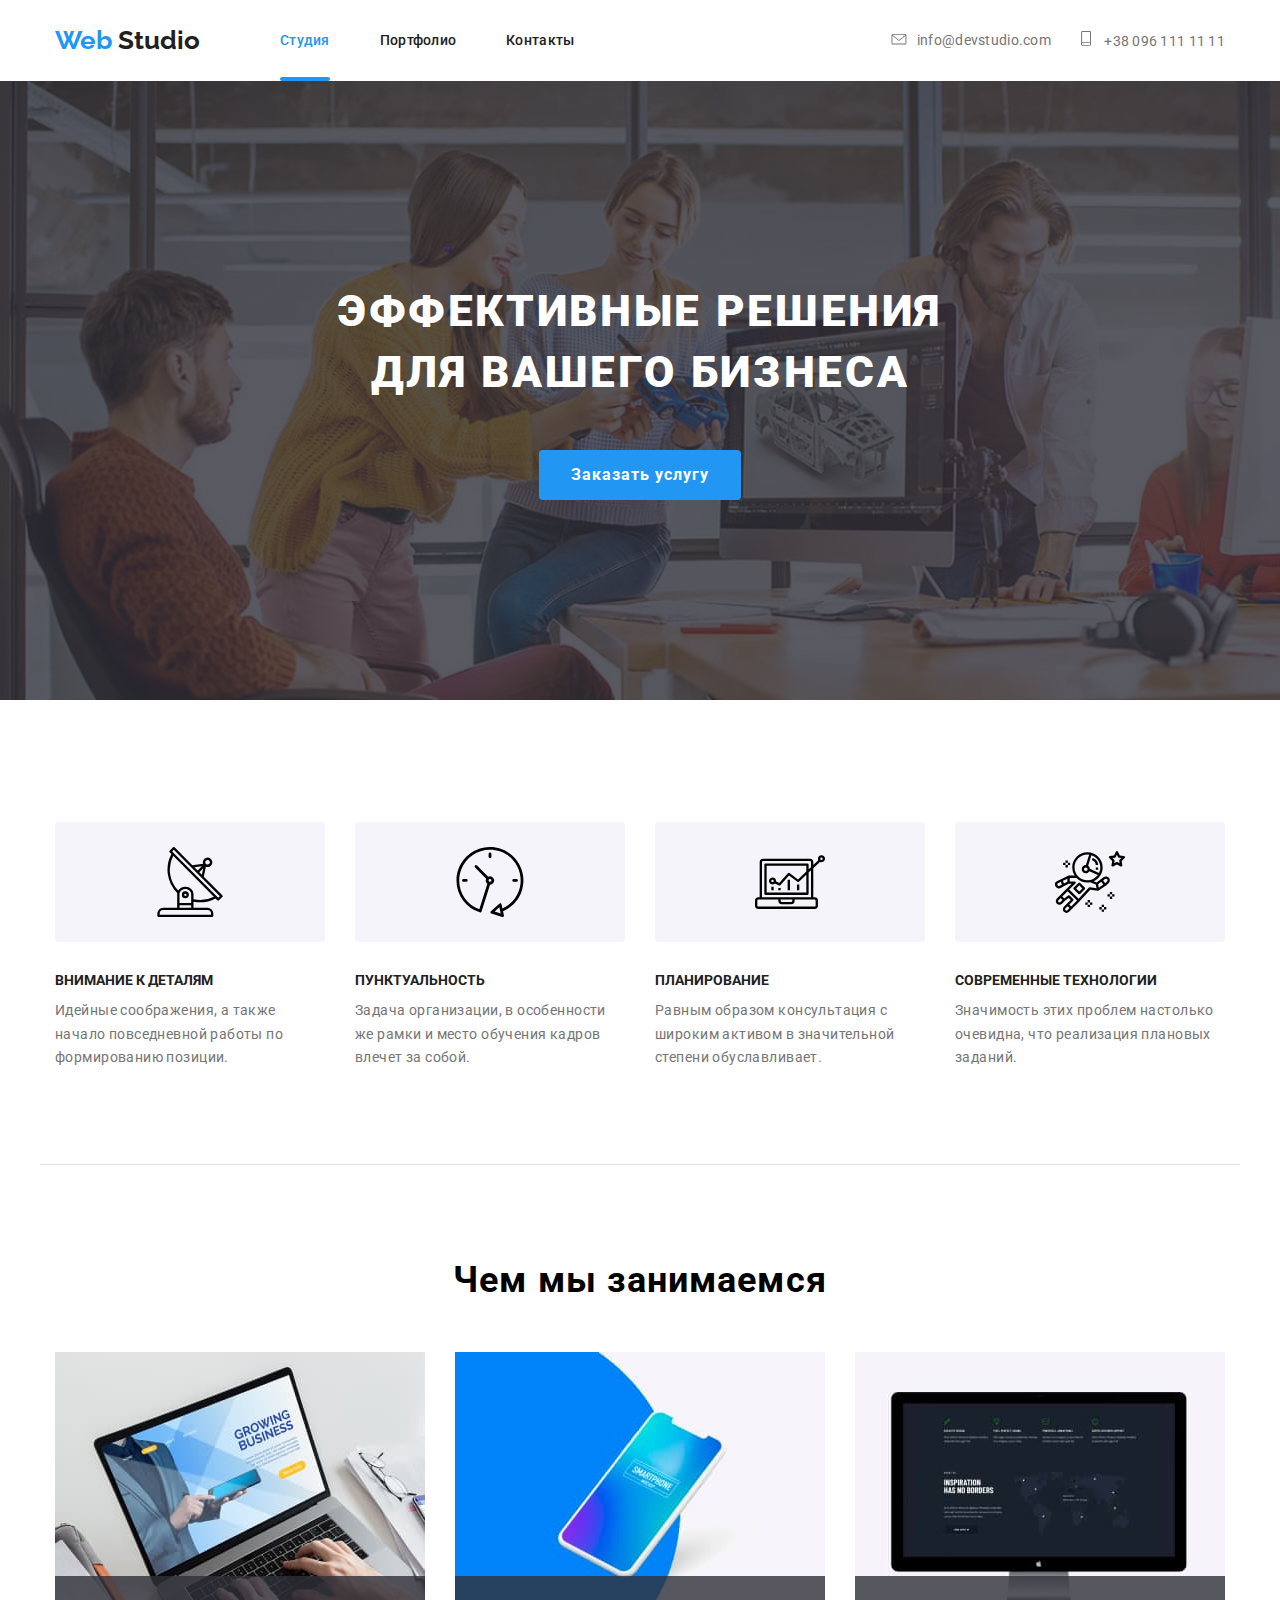
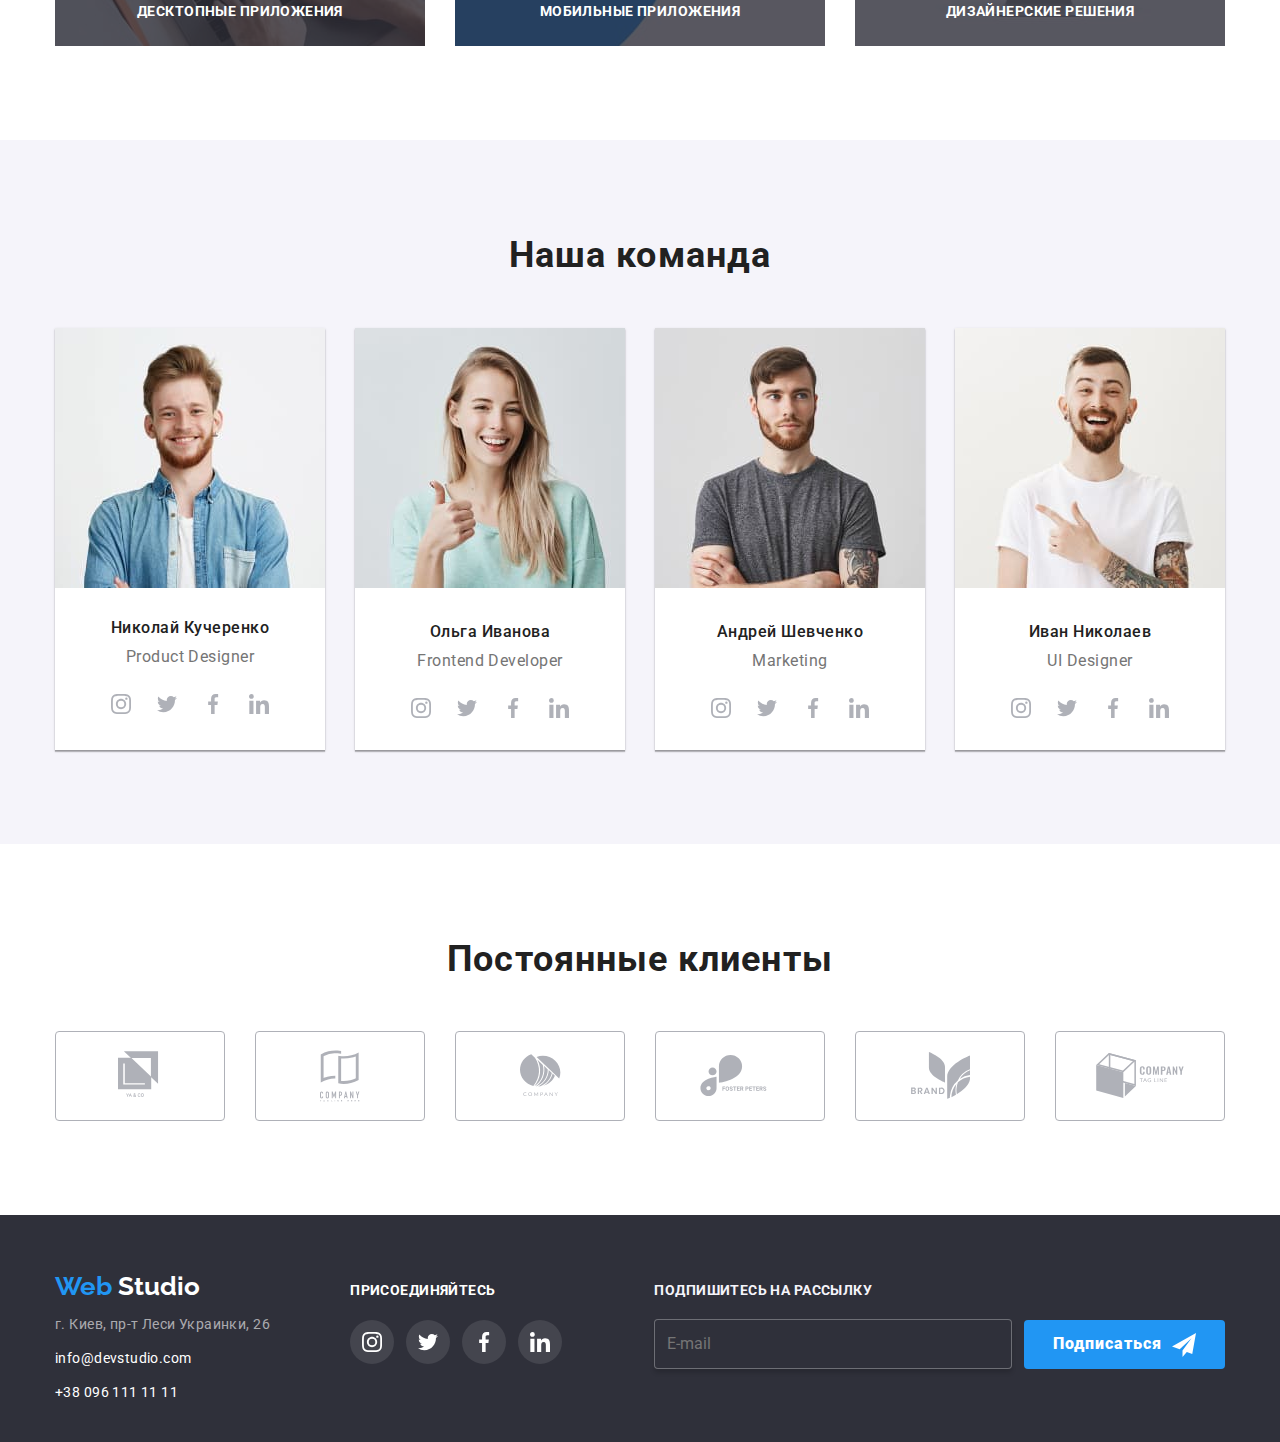
<file: index.html>
<!DOCTYPE html>
<html lang="ru">
  <head>
    <meta charset="UTF-8" />
    <meta name="viewport" content="width=device-width, initial-scale=1.0" />
    <title>Web Studio</title>
    <link
      href="https://fonts.googleapis.com/css2?family=Raleway:wght@700;900&family=Roboto:wght@400;500;700&display=swap"
      rel="stylesheet"
    />
    <link
      rel="stylesheet"
      href="https://cdnjs.cloudflare.com/ajax/libs/modern-normalize/0.6.0/modern-normalize.min.css"
    />
    <link rel="stylesheet" href="./css/main.css" />
  </head>
  <body>



    <!-- header -->
    
    <header class="header">
      <div class="container">
        <nav class="header-nav">
          <a href="./index.html" class="logo"
            >Web <span class="logo-accent">Studio</span></a
          >
          <ul class="nav-list">
            <li class="list">
              <a href="./index.html" class="header__link--current">Студия</a>
            </li>
            <li class="list">
              <a href="./portfolio.html" class="header__link">Портфолио</a>
            </li>
            <li class="list">
              <a href="#" class="header__link">Контакты</a>
            </li>
          </ul>
        </nav>        
        <ul class="contact-list">
          <li class="list">
            <a href="mailto:nfo@devstudio.com" class="header__link-contact">
              <svg class="icon-mail">
                <use href="./images/main/sprite.svg#icon-mail"></use>
              </svg>info@devstudio.com
            </a>
          </li>
          <li class="list">
            <a href="tel:+380961111111" class="header__link-contact">
              <svg class="icon-smartphone">
                <use href="./images/main/sprite.svg#icon-smartphone"></use>
              </svg>
              +38 096 111 11 11 </a>
          </li>
        </ul>
      </div>
    </header>
  <main>


      <!-- hero -->
      <section class="hero">
        <div class="container">
          <div class="hero-image">
          <h1 class="title">Эффективные решения<br />для вашего бизнеса</h1>
          <button class="button primary" data-open-modal>Заказать услугу</button>
          </div>
        </div>
      </section>

          <!-- modal -->
          <div class="backdrop is-hidden" data-backdrop>
            <div class="modal">
              <h2 class="title">Оставьте свои данные, мы вам перезвоним</h2>
                  <button class="close" data-close-modal>
                    <svg class="icon-close">
                      <use href="./images/main/modal/close.svg#icon-close"></use>
                    </svg>
                  </button>
                <form class="js-speaker-form">
                  <div class="form-field">
                    <input type="name" name="name" id="name" class="form-input" placeholder=" ">
                    <label for="name" class="form-label">Имя</label>
                      <svg class="form-icon">
                        <use href="./images/main/modal/modal-icon.svg#icon-person-black-18dp-1">
                        </use>
                      </svg>
                  </div>

                  <div class="form-field">
                    <input type="tel" name="tel" id="tel" class="form-input" placeholder=" ">
                    <label for="tel" class="form-label">Телефон</label>
                      <svg class="form-icon">
                        <use href="./images/main/modal/modal-icon.svg#icon-phone-black-18dp-1">
                        </use>
                      </svg>
                  </div>

                  <div class="form-field">
                    <input type="email" name="email" id="email" class="form-input" placeholder=" ">
                    <label for="email" class="form-label">Почта</label>
                    <svg class="form-icon">
                      <use href="./images/main/modal/modal-icon.svg#icon-email-black-18dp-1">
                      </use>
                    </svg>
                  </div>

                  <div class="form-field">
                    <textarea name="comment" rows="10" id="comment" class="form-comment" placeholder=" "></textarea>
                    <label for="comment" class="label-comment">Комментарий</label>
                  </div>


                  <div class="form-policy">                 
                    <label class="policy-label">
                      <input class="checkbox" name="policy" type="checkbox" value="policy" />
                      <span class="icon"></span>
                      Согласен с рассылкой и принимаю <a href="">Условия договора</a>
                    </label>
                  </div>

                  <button type="submit" class="send-button">Отправить</button>
                </form>
            </div>
          </div>

      <!-- Преимушества -->


        <section class="benefits">
          <h2>Наши преимущества</h2>
          <div class="container">
            <ul class="list">
              <li class="block">
                <svg class="icon-antenna">
                  <use href="./images/main/sprite.svg#icon-antenna-1"></use>
                </svg>
                <h3 class="title">Внимание к деталям</h3>
                <p class="subtitle">
                  Идейные соображения, а также начало повседневной работы по
                  формированию позиции.
                </p>
              </li>
              <li class="block">
                <svg class="icon-clock">
                  <use href="./images/main/sprite.svg#icon-clock-1"></use>
                </svg>
                <h3 class="title">Пунктуальность</h3>
                <p class="subtitle">
                  Задача организации, в особенности же рамки и место обучения
                  кадров влечет за собой.
                </p>
              </li>
              <li class="block">
                <svg class="icon-diagram"> 
                  <use href="./images/main/sprite.svg#icon-diagram-1"></use>
                </svg>
                <h3 class="title">Планирование</h3>
                <p class="subtitle">
                  Равным образом консультация с широким активом в значительной
                  степени обуславливает.
                </p>
              </li>
              <li class="block">
                <svg class="icon-astronaut">
                  <use href="./images/main/sprite.svg#icon-astronaut-1"></use>
                </svg>
                <h3 class="title">Современные технологии</h3>
                <p class="subtitle">
                  Значимость этих проблем настолько очевидна, что реализация
                  плановых заданий.
                </p>
              </li>
            </ul>
          </div>
        </section>
        <!-- Чем занимаемся -->
        <section class="about-us">
          <div class="container">
            <div class="content">
            <h2 class="heading">Чем мы занимаемся</h2>
            <ul class="list">
              <li class="block">
                <div class="image-box-desktop"><img src="./images/main/desktop-img.jpg" alt="компьютер" class="image"/></div>
              </li>
              <li class="block">
                <div class="image-box-mobile"><img src="./images/main/mobile-img.jpg" alt="смартфон" class="image"/></div>               
              </li>
              <li class="block">
                <div class="image-box-design"><img src="./images/main/design-img.jpg" alt="монитор" class="image"/></div>              
              </li>
            </ul>
            </div>
          </div>
        </section>
        <!-- Наша команда -->
        <section class="team">
          <div class="container">
            <h2 class="heading">Наша команда</h2>
            <ul class="list">
              <li class="person-card">
              <img src="./images/main/person-1.jpg" alt="член команды" class="image">
              <div class="content">
                <h3 class="name">Николай Кучеренко</h3>
                <p class="descript">Product Designer</p>
                <ul class="social-list">
                  <li class="social-icon">
                  <a href="http://instagram.com/" class="social-link" aria-label="ссылка на инстаграм">
                    <svg class="icon">
                      <use href="./images/main/sprite.svg#icon-instagram"></use>
                    </svg>
                  </a>
                  </li>
                  <li class="social-icon">
                  <a href="http://twitter.com/" class="social-link" aria-label="ссылка на инстаграм">
                    <svg class="icon">
                      <use href="./images/main/sprite.svg#icon-twitter"></use>
                    </svg>
                  </a>
                  </li>
                  <li class="social-icon">
                  <a href="http://facebook.com/" class="social-link" aria-label="ссылка на инстаграм">
                    <svg class="icon">
                      <use href="./images/main/sprite.svg#icon-facebook"></use>
                    </svg>
                  </a>
                  </li>
                  <li class="social-icon">
                  <a href="http://linkedin.com/" class="social-link" aria-label="ссылка на инстаграм">
                    <svg class="icon">
                      <use href="./images/main/sprite.svg#icon-linkedin"></use>
                    </svg>
                  </a>
                  </li>
                </ul>
             </div>
              </li>
              <li class="person-card">
                <img src="./images/main/person-2.jpg" alt="член команды" class="">
              <div class="content">
                <h3 class="name">Ольга Иванова</h3>
                <p class="descript">Frontend Developer</p>
                <ul class="social-list">
                  <li class="social-icon">
                    <a href="http://instagram.com/" class="social-link" aria-label="ссылка на инстаграм">
                      <svg class="icon">
                        <use href="./images/main/sprite.svg#icon-instagram"></use>
                      </svg>
                    </a>
                  </li>
                  <li class="social-icon">
                    <a href="http://twitter.com/" class="social-link" aria-label="ссылка на инстаграм">
                      <svg class="icon">
                        <use href="./images/main/sprite.svg#icon-twitter"></use>
                      </svg>
                    </a>
                  </li>
                  <li class="social-icon">
                    <a href="http://facebook.com/" class="social-link" aria-label="ссылка на инстаграм">
                      <svg class="icon">
                        <use href="./images/main/sprite.svg#icon-facebook"></use>
                      </svg>
                    </a>
                  </li>
                  <li class="social-icon">
                    <a href="http://linkedin.com/" class="social-link" aria-label="ссылка на инстаграм">
                      <svg class="icon">
                        <use href="./images/main/sprite.svg#icon-linkedin"></use>
                      </svg>
                    </a>
                  </li>
                </ul>
              </div>
              </li>
              <li class="person-card">
                <img src="./images/main/person-3.jpg" alt="член команды" class="">
              <div class="content">
                <h3 class="name">Андрей Шевченко</h3>
                <p class="descript">Marketing</p>
                <ul class="social-list">
                  <li class="social-icon">
                    <a href="http://instagram.com/" class="social-link" aria-label="ссылка на инстаграм">
                      <svg class="icon">
                        <use href="./images/main/sprite.svg#icon-instagram"></use>
                      </svg>
                    </a>
                  </li>
                  <li class="social-icon">
                    <a href="http://twitter.com/" class="social-link" aria-label="ссылка на инстаграм">
                      <svg class="icon">
                        <use href="./images/main/sprite.svg#icon-twitter"></use>
                      </svg>
                    </a>
                  </li>
                  <li class="social-icon">
                    <a href="http://facebook.com/" class="social-link" aria-label="ссылка на инстаграм">
                      <svg class="icon">
                        <use href="./images/main/sprite.svg#icon-facebook"></use>
                      </svg>
                    </a>
                  </li>
                  <li class="social-icon">
                    <a href="http://linkedin.com/" class="social-link" aria-label="ссылка на инстаграм">
                      <svg class="icon">
                        <use href="./images/main/sprite.svg#icon-linkedin"></use>
                      </svg>
                    </a>
                  </li>
                </ul>
              </div>
              </li>
              <li class="person-card">
                <img src="./images/main/person-4.jpg" alt="член команды" class="">
              <div class="content">
                <h3 class="name">Иван Николаев</h3>
                <p class="descript">UI Designer</p>
                <ul class="social-list">
                  <li class="social-icon">
                    <a href="http://instagram.com/" class="social-link" aria-label="ссылка на инстаграм">
                      <svg class="icon">
                        <use href="./images/main/sprite.svg#icon-instagram"></use>
                      </svg>
                    </a>
                  </li>
                  <li class="social-icon">
                    <a href="http://twitter.com/" class="social-link" aria-label="ссылка на инстаграм">
                      <svg class="icon">
                        <use href="./images/main/sprite.svg#icon-twitter"></use>
                      </svg>
                    </a>
                  </li>
                  <li class="social-icon">
                    <a href="http://facebook.com/" class="social-link" aria-label="ссылка на инстаграм">
                      <svg class="icon">
                        <use href="./images/main/sprite.svg#icon-facebook"></use>
                      </svg>
                    </a>
                  </li>
                  <li class="social-icon">
                    <a href="http://linkedin.com/" class="social-link" aria-label="ссылка на инстаграм">
                      <svg class="icon">
                        <use href="./images/main/sprite.svg#icon-linkedin"></use>
                      </svg>
                    </a>
                  </li>
                </ul>
              </div>
              </li>
            </ul>
          </div>
        </section>
        <!-- Наши клиенты -->
        <section class="clients">
          <div class="container">
            <div class="content">
            <h2 class="heading">Постоянные клиенты</h2>
            <ul class="list">
              <li class="brand">
                <a href="https://google.com/" target="_blank" class="logotype-link" aria-label="логотип компании">
                  <svg class="logotype" width="44.27px" height="49.43px">
                    <use href="./images/main/sprite.svg#icon-logo-1"></use>
                  </svg>                  
                </a>
              </li>
              <li class="brand">
                <a href="https://google.com/" target="_blank" class="logotype-link" aria-label="логотип компании">
                  <svg class="logotype" width="40px" height="52px">
                    <use href="./images/main/sprite.svg#icon-logo-2"></use>
                  </svg>
                </a>
              </li>
              <li class="brand">
                <a href="https://google.com/" target="_blank" class="logotype-link" aria-label="логотип компании">
                  <svg class="logotype" width="41px" height="42.6px">
                    <use href="./images/main/sprite.svg#icon-logo-3"></use>
                  </svg>
                </a>
              </li>
              <li class="brand">
                <a href="https://google.com/" target="_blank" class="logotype-link" aria-label="логотип компании">
                  <svg class="logotype" width="79.66px" height="42.02px">
                    <use href="./images/main/sprite.svg#icon-logo-4"></use>
                  </svg>
                </a>
              </li>
              <li class="brand">
                <a href="https://google.com/" target="_blank" class="logotype-link" aria-label="логотип компании">
                  <svg class="logotype" width="59px" height="47px">
                    <use href="./images/main/sprite.svg#icon-logo-5"></use>
                  </svg>
                </a>
              </li>
              <li class="brand">
                <a href="https://google.com/" target="_blank" class="logotype-link" aria-label="логотип компании">
                  <svg class="logotype" width="88.48px" height="45.44px">
                    <use href="./images/main/sprite.svg#icon-logo-6"></use>
                  </svg>
                </a>
              </li>
            </ul>
            </div>
          </div>
        </section>
  </main> 

    <!-- footer -->

    <footer class="footer">
      <div class="container">
        <div class="content">
          <div class="adress">
          <a href="#" class="logo"
            >Web <span class="logo-accent-footer">Studio</span></a
          >
          <nav>
            <ul class="list">
              <li class="contact">
                <p>г. Киев, пр-т Леси Украинки, 26</p>
              </li>
              <li class="contact">
                <a href="mailto:nfo@devstudio.com" class="link"
                  >info@devstudio.com</a
                >
              </li>
              <li class="contact">
                <a href="tel:+380961111111" class="link">+38 096 111 11 11</a>
              </li>
            </ul>
          </nav>
          </div>
          <div class="subscribe">
          <h3 class="title">присоединяйтесь</h3>
          <ul class="social-list">
            <li>
              <a href="https://instagram.com" target="_blank" class="social-icon">
              <svg class="icon">
                <use href="./images/main/sprite.svg#icon-instagram">
                </use>
              </svg>
              </a>
            </li>
            <li>
              <a href="https://twitter.com" target="_blank" class="social-icon">
              <svg class="icon">
                <use href="./images/main/sprite.svg#icon-twitter">
                </use>
              </svg>
              </a>
            </li>
            <li>
              <a
                href="https://facebook.com"
                target="_blank"
                class="social-icon"
              >
              <svg class="icon">
                <use href="./images/main/sprite.svg#icon-facebook">
                </use>
              </svg>
              </a>
            </li>
            <li>
              <a
                href="https://linkedin.com"
                target="_blank"
                class="social-icon"
              >
              <svg class="icon">
                <use href="./images/main/sprite.svg#icon-linkedin">
                </use>
              </svg>
              </a>
            </li>
          </ul>
          </div>
          <div class="form-div">
          <b class="action">Подпишитесь на рассылку</b>
          <form>
            <div class="form-field">
            <label class="form"></label>
            <input type="email" name="email" class="form-input" placeholder="E-mail"/>

            <button type="submit" class="button">Подписаться
            <svg class="icon-send">
            <use href="./images/main/sprite.svg#icon-icon-send"></use>
            </svg>
            </button>
          </div>
          </form>
          </div>
      </div>
    </footer>

  <script>
                const refs = {
                  openModalBtn: document.querySelector("[data-open-modal]"),
                  closeModalBtn: document.querySelector("[data-close-modal]"),
                  backdrop: document.querySelector("[data-backdrop]"),
                };

                refs.openModalBtn.addEventListener("click", toggleModal);
                refs.closeModalBtn.addEventListener("click", toggleModal);

                refs.backdrop.addEventListener("click", logBackdropClick);

                function toggleModal() {
                  refs.backdrop.classList.toggle("is-hidden");
                }

                function logBackdropClick() {
                  console.log("Это клик в бекдроп");
                }
  </script>

  <script>
    (() => {
      document
        .querySelector('.js-speaker-form')
        .addEventListener('submit', e => {
          e.preventDefault();

          new FormData(e.currentTarget).forEach((value, name) =>
            console.log(`${name}: ${value}`),
          );

          e.currentTarget.reset();
        });
    })();
  </script>  
  </body>
</html>
</file>
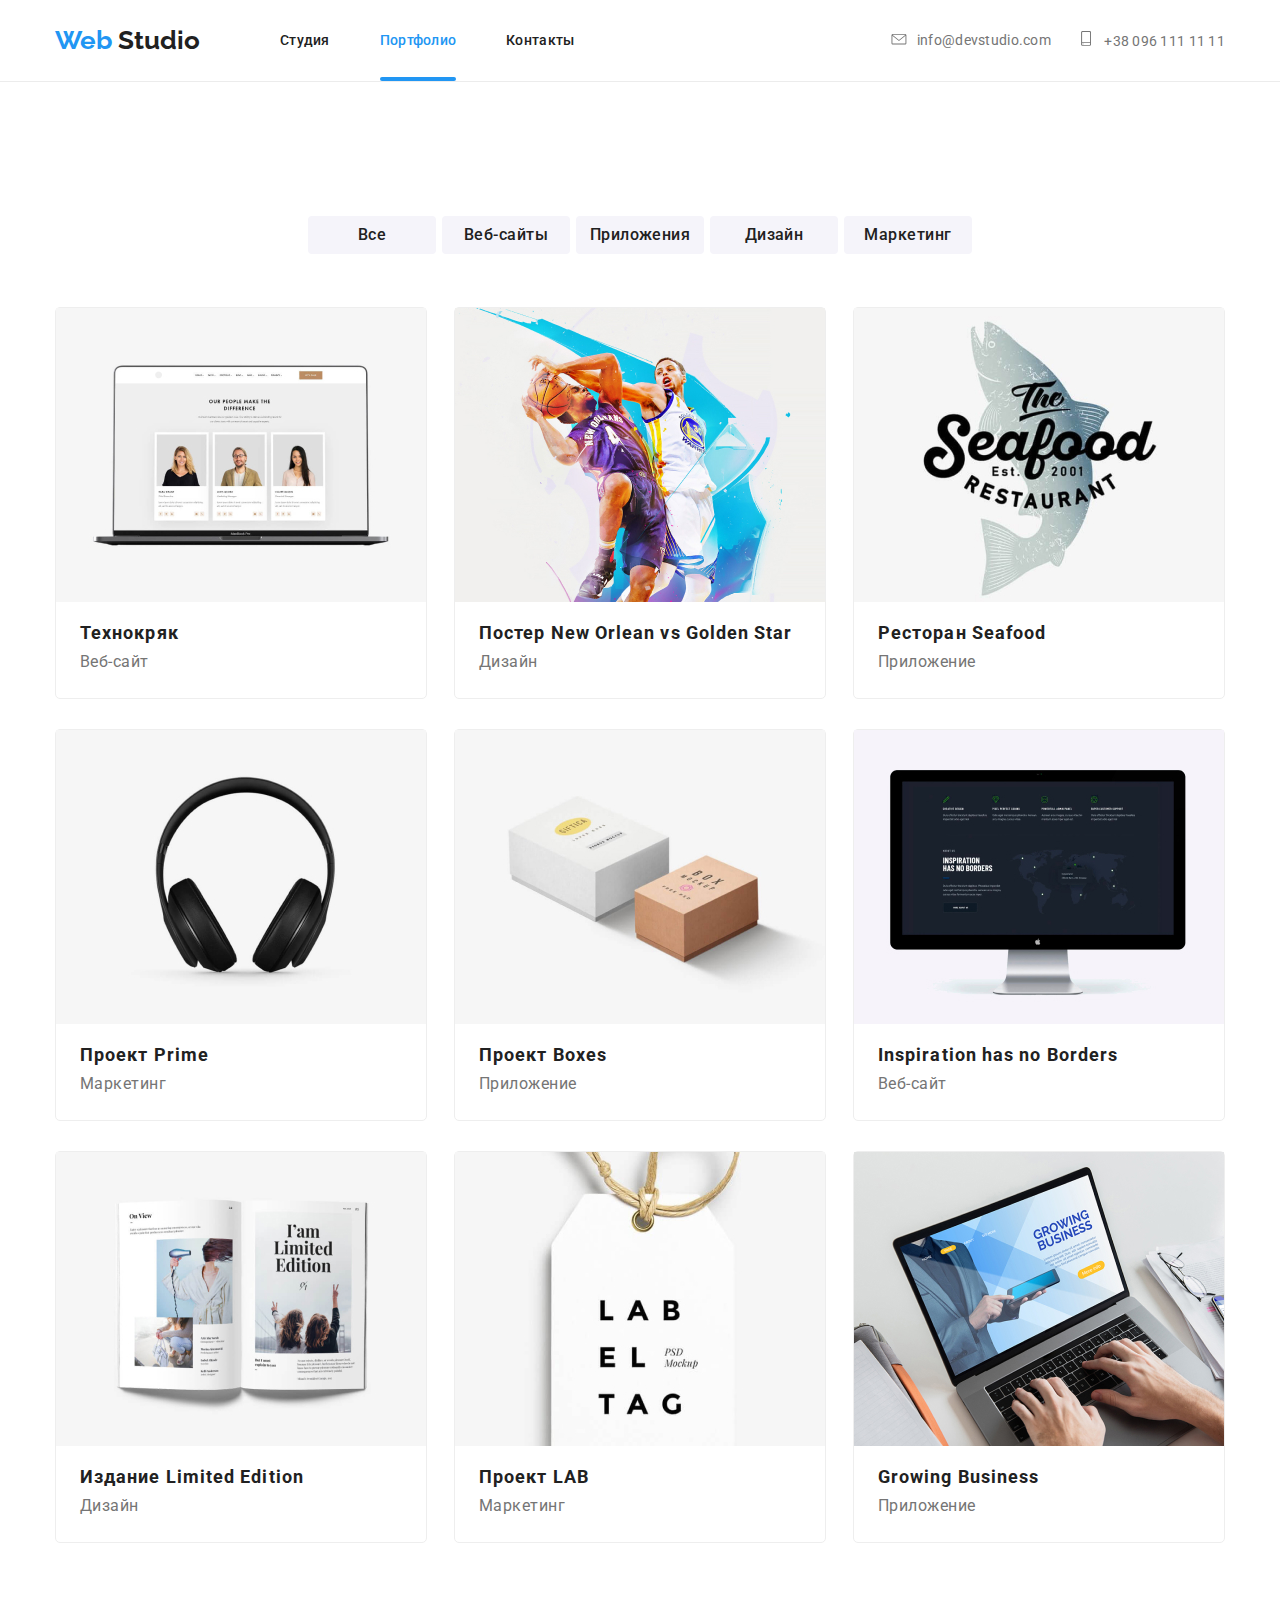
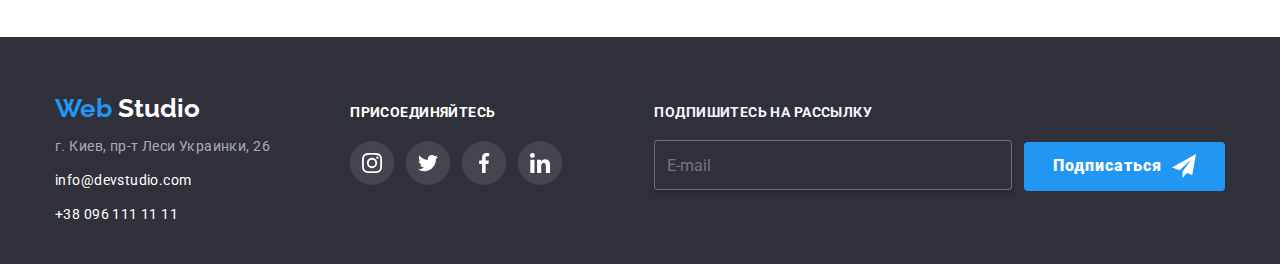
<file: portfolio.html>
<!DOCTYPE html>
<html lang="ru">
  <head>
    <meta charset="UTF-8" />
    <meta name="viewport" content="width=device-width, initial-scale=1.0" />
    <title>Document</title>
    <link
      href="https://fonts.googleapis.com/css2?family=Raleway:wght@700;900&family=Roboto:wght@400;500;700&display=swap"
      rel="stylesheet"
    />
    <link
      rel="stylesheet"
      href="https://cdnjs.cloudflare.com/ajax/libs/modern-normalize/0.6.0/modern-normalize.min.css"
    />
    <link rel="stylesheet" href="./css/portfolio.css" />
  </head>
  <body>
    <!-- header -->
    <header class="header">
      <div class="container">
        <nav class="header-nav">
          <a href="./index.html" class="logo">Web <span class="logo-accent">Studio</span></a>
          <ul class="nav-list">
            <li class="list">
              <a href="./index.html" class="header__link">Студия</a>
            </li>
            <li class="list">
              <a href="./portfolio.html" class="header__link--current">Портфолио</a>
            </li>
            <li class="list">
              <a href="#" class="header__link">Контакты</a>
            </li>
          </ul>
        </nav>
        <ul class="contact-list">
          <li class="list">
            <a href="mailto:nfo@devstudio.com" class="header__link-contact">
              <svg class="icon-mail">
                <use href="./images/main/sprite.svg#icon-mail"></use>
              </svg>info@devstudio.com
            </a>
          </li>
          <li class="list">
            <a href="tel:+380961111111" class="header__link-contact">
              <svg class="icon-smartphone">
                <use href="./images/main/sprite.svg#icon-smartphone"></use>
              </svg>
              +38 096 111 11 11 </a>
          </li>
        </ul>
      </div>
    </header>
    <main>
      <!-- portfolio -->

      <section class="portfolio">
        <div class="container">
        <h1 class="heading">Наши работы</h1>
        <nav>
          <ul class="portfolio nav">
            <li>
              <button type="button" class="nav-button">Все</button>
            </li>
            <li>
              <button type="button" class="nav-button">Веб-сайты</button>
            </li>
            <li>
              <button type="button" class="nav-button">Приложения</button>
            </li>
            <li>
              <button type="button" class="nav-button">Дизайн</button>
            </li>
            <li>
              <button type="button" class="nav-button">Маркетинг</button>
            </li>
          </ul>
        </nav>

        <ul class="list">
          <li class="box">
            <a href="#" class="link">
              <div class="product">
                <div class="product_thumb"><img src="./images/portfolio/img-1.jpg" alt="ноутбук" class="image" />
                  <div class="text">Технокряк это современная площадка распространения коронавируса. Компании используют эту платформу для цифрового
                  шпионажа и атак на защищённые сервера конкурентов.
                  </div>
                </div>
              <div class="box-content">
                <h3 class="title">Технокряк</h3>
                <p class="subtitle">Веб-сайт</p>
              </div>
              </div>
            </a>
          </li>
          <li class="box">
            <a href="#" class="link">
              <div class="product">
                <div class="product_thumb"><img src="./images/portfolio/img-2.jpg" alt="ноутбук" class="image" />
                  <div class="text">Технокряк это современная площадка распространения коронавируса. Компании используют эту
                    платформу для цифрового
                    шпионажа и атак на защищённые сервера конкурентов.
                  </div>
                </div>
                <div class="box-content">
                  <h3 class="title">Постер New Orlean vs Golden Star</h3>
                  <p class="subtitle">Дизайн</p>
                </div>
              </div>
            </a>
          </li>
          <li class="box">
            <a href="#" class="link">
              <div class="product">
                <div class="product_thumb"><img src="./images/portfolio/img-3.jpg" alt="ноутбук" class="image" />
                  <div class="text">Технокряк это современная площадка распространения коронавируса. Компании используют эту
                    платформу для цифрового
                    шпионажа и атак на защищённые сервера конкурентов.
                  </div>
                </div>
                <div class="box-content">
                  <h3 class="title">Ресторан Seafood</h3>
                  <p class="subtitle">Приложение</p>
                </div>
              </div>
            </a>
          </li>
          <li class="box">
            <a href="#" class="link">
              <div class="product">
                <div class="product_thumb"><img src="./images/portfolio/img-4.jpg" alt="ноутбук" class="image" />
                  <div class="text">Технокряк это современная площадка распространения коронавируса. Компании используют эту
                    платформу для цифрового
                    шпионажа и атак на защищённые сервера конкурентов.
                  </div>
                </div>
                <div class="box-content">
                  <h3 class="title">Проект Prime</h3>
                  <p class="subtitle">Маркетинг</p>
                </div>
              </div>
            </a>
          </li>
          <li class="box">
            <a href="#" class="link">
              <div class="product">
                <div class="product_thumb"><img src="./images/portfolio/img-5.jpg" alt="ноутбук" class="image" />
                  <div class="text">Технокряк это современная площадка распространения коронавируса. Компании используют эту
                    платформу для цифрового
                    шпионажа и атак на защищённые сервера конкурентов.
                  </div>
                </div>
                <div class="box-content">
                  <h3 class="title">Проект Boxes</h3>
                  <p class="subtitle">Приложение</p>
                </div>
              </div>
            </a>
          </li>
          <li class="box">
            <a href="#" class="link">
              <div class="product">
                <div class="product_thumb"><img src="./images/portfolio/img-6.jpg" alt="ноутбук" class="image" />
                  <div class="text">Технокряк это современная площадка распространения коронавируса. Компании используют эту
                    платформу для цифрового
                    шпионажа и атак на защищённые сервера конкурентов.
                  </div>
                </div>
                <div class="box-content">
                  <h3 class="title">Inspiration has no Borders</h3>
                  <p class="subtitle">Веб-сайт</p>
                </div>
              </div>
            </a>
          </li>
          <li class="box">
            <a href="#" class="link">
              <div class="product">
                <div class="product_thumb"><img src="./images/portfolio/img-7.jpg" alt="ноутбук" class="image" />
                  <div class="text">Технокряк это современная площадка распространения коронавируса. Компании используют эту
                    платформу для цифрового
                    шпионажа и атак на защищённые сервера конкурентов.
                  </div>
                </div>
                <div class="box-content">
                  <h3 class="title">Издание Limited Edition</h3>
                  <p class="subtitle">Дизайн</p>
                </div>
              </div>
            </a>
          </li>
          <li class="box">
            <a href="#" class="link">
              <div class="product">
                <div class="product_thumb"><img src="./images/portfolio/img-8.jpg" alt="ноутбук" class="image" />
                  <div class="text">Технокряк это современная площадка распространения коронавируса. Компании используют эту
                    платформу для цифрового
                    шпионажа и атак на защищённые сервера конкурентов.
                  </div>
                </div>
                <div class="box-content">
                  <h3 class="title">Проект LAB</h3>
                  <p class="subtitle">Маркетинг</p>
                </div>
              </div>
            </a>
          </li>
          <li class="box">
            <a href="#" class="link">
              <div class="product">
                <div class="product_thumb"><img src="./images/portfolio/img-9.jpg" alt="ноутбук" class="image" />
                  <div class="text">Технокряк это современная площадка распространения коронавируса. Компании используют эту
                    платформу для цифрового
                    шпионажа и атак на защищённые сервера конкурентов.
                  </div>
                </div>
                <div class="box-content">
                  <h3 class="title">Growing Business</h3>
                  <p class="subtitle">Приложение</p>
                </div>
              </div>
            </a>
          </li>
        </ul>
        </div>
      </section>
    </main>

    <!-- footer -->
  <footer class="footer">
    <div class="container">
      <div class="content">
        <div class="adress">
          <a href="#" class="logo">Web <span class="logo-accent-footer">Studio</span></a>
          <nav>
            <ul class="list">
              <li class="contact">
                <p>г. Киев, пр-т Леси Украинки, 26</p>
              </li>
              <li class="contact">
                <a href="mailto:nfo@devstudio.com" class="link">info@devstudio.com</a>
              </li>
              <li class="contact">
                <a href="tel:+380961111111" class="link">+38 096 111 11 11</a>
              </li>
            </ul>
          </nav>
        </div>
        <div class="subscribe">
          <h3 class="title">присоединяйтесь</h3>
          <ul class="social-list">
            <li>
              <a href="https://instagram.com" target="_blank" class="social-icon">
                <svg class="icon">
                  <use href="./images/main/sprite.svg#icon-instagram">
                  </use>
                </svg>
              </a>
            </li>
            <li>
              <a href="https://twitter.com" target="_blank" class="social-icon">
                <svg class="icon">
                  <use href="./images/main/sprite.svg#icon-twitter">
                  </use>
                </svg>
              </a>
            </li>
            <li>
              <a href="https://facebook.com" target="_blank" class="social-icon">
                <svg class="icon">
                  <use href="./images/main/sprite.svg#icon-facebook">
                  </use>
                </svg>
              </a>
            </li>
            <li>
              <a href="https://linkedin.com" target="_blank" class="social-icon">
                <svg class="icon">
                  <use href="./images/main/sprite.svg#icon-linkedin">
                  </use>
                </svg>
              </a>
            </li>
          </ul>
        </div>
        <div class="form-div">
          <b class="action">Подпишитесь на рассылку</b>
          <form>
            <div class="form-field">
              <label class="form"></label>
              <input type="email" name="email" class="form-input" placeholder="E-mail" />
  
              <button type="submit" class="button">Подписаться
                <svg class="icon-send">
                  <use href="./images/main/sprite.svg#icon-icon-send"></use>
                </svg>
              </button>
            </div>
          </form>
        </div>
      </div>
  </footer>

    </body>
    
    </html>
</file>
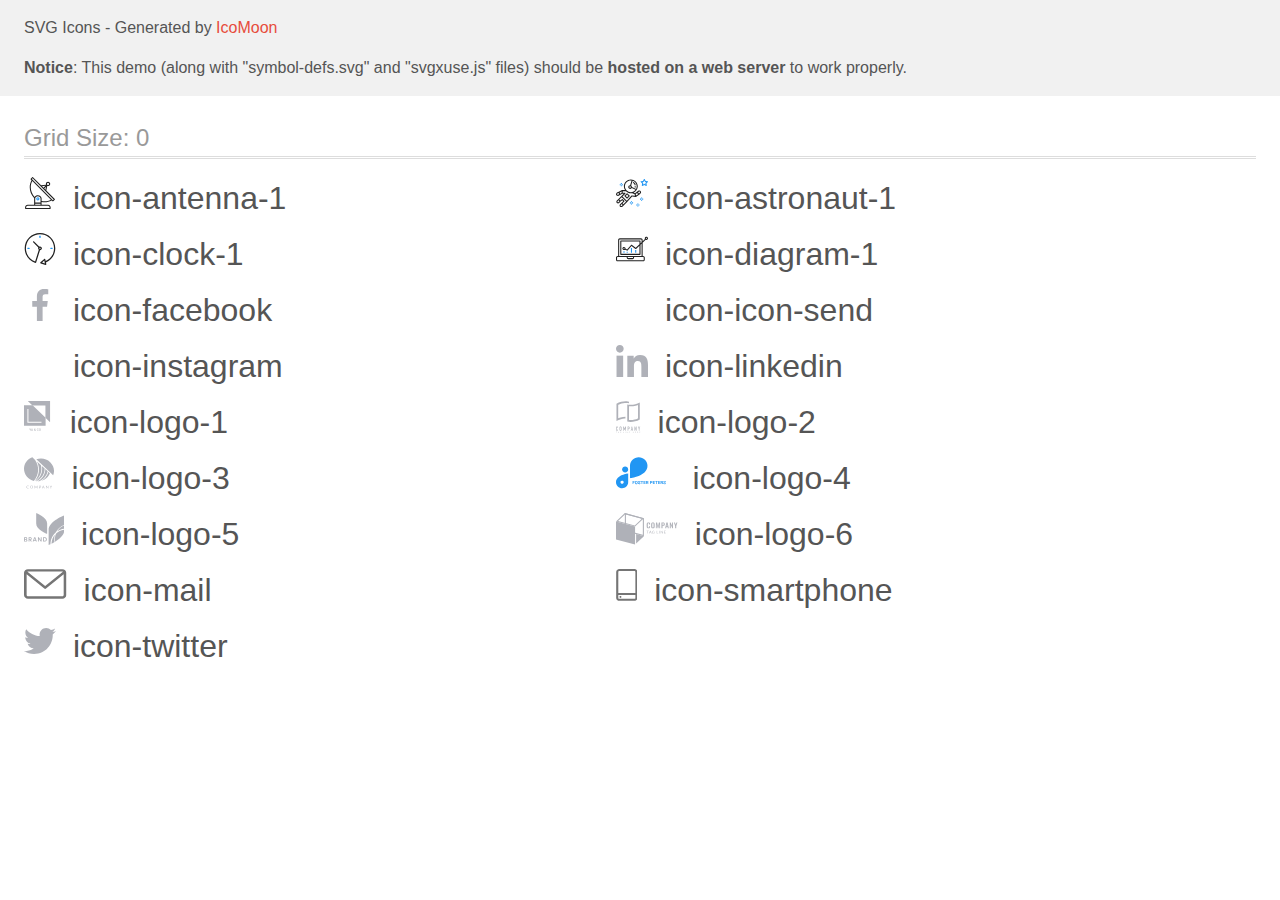
<file: images/main/icomoon/demo-external-svg.html>
<!doctype html>
<html>
<head>
    <title>IcoMoon - SVG Icons</title>
    <meta charset="utf-8">
    <meta name="viewport" content="width=device-width, initial-scale=1">
    <link rel="stylesheet" href="demo-files/demo.css">
    <link rel="stylesheet" href="style.css">
</head>
<body>
<header class="bgc1 clearfix">
<div class="mhl">
    <p>SVG Icons - Generated by <a href="https://icomoon.io/app">IcoMoon</a></p><p><strong>Notice</strong>: This demo (along with "symbol-defs.svg" and "svgxuse.js" files) should be <b>hosted on a web server</b> to work properly.</p>
</div>
</header>
    <div class="clearfix mhl ptl">
        <h1 class="mvm mtn fgc1">Grid Size: 0</h1>
        <div class="glyph fs1">
            <div class="clearfix pbs">
                <svg class="icon icon-antenna-1"><use xlink:href="symbol-defs.svg#icon-antenna-1"></use></svg><span class="name"> icon-antenna-1</span>
            </div>
        </div>
        <div class="glyph fs1">
            <div class="clearfix pbs">
                <svg class="icon icon-astronaut-1"><use xlink:href="symbol-defs.svg#icon-astronaut-1"></use></svg><span class="name"> icon-astronaut-1</span>
            </div>
        </div>
        <div class="glyph fs1">
            <div class="clearfix pbs">
                <svg class="icon icon-clock-1"><use xlink:href="symbol-defs.svg#icon-clock-1"></use></svg><span class="name"> icon-clock-1</span>
            </div>
        </div>
        <div class="glyph fs1">
            <div class="clearfix pbs">
                <svg class="icon icon-diagram-1"><use xlink:href="symbol-defs.svg#icon-diagram-1"></use></svg><span class="name"> icon-diagram-1</span>
            </div>
        </div>
        <div class="glyph fs1">
            <div class="clearfix pbs">
                <svg class="icon icon-facebook"><use xlink:href="symbol-defs.svg#icon-facebook"></use></svg><span class="name"> icon-facebook</span>
            </div>
        </div>
        <div class="glyph fs1">
            <div class="clearfix pbs">
                <svg class="icon icon-icon-send"><use xlink:href="symbol-defs.svg#icon-icon-send"></use></svg><span class="name"> icon-icon-send</span>
            </div>
        </div>
        <div class="glyph fs1">
            <div class="clearfix pbs">
                <svg class="icon icon-instagram"><use xlink:href="symbol-defs.svg#icon-instagram"></use></svg><span class="name"> icon-instagram</span>
            </div>
        </div>
        <div class="glyph fs1">
            <div class="clearfix pbs">
                <svg class="icon icon-linkedin"><use xlink:href="symbol-defs.svg#icon-linkedin"></use></svg><span class="name"> icon-linkedin</span>
            </div>
        </div>
        <div class="glyph fs1">
            <div class="clearfix pbs">
                <svg class="icon icon-logo-1"><use xlink:href="symbol-defs.svg#icon-logo-1"></use></svg><span class="name"> icon-logo-1</span>
            </div>
        </div>
        <div class="glyph fs1">
            <div class="clearfix pbs">
                <svg class="icon icon-logo-2"><use xlink:href="symbol-defs.svg#icon-logo-2"></use></svg><span class="name"> icon-logo-2</span>
            </div>
        </div>
        <div class="glyph fs1">
            <div class="clearfix pbs">
                <svg class="icon icon-logo-3"><use xlink:href="symbol-defs.svg#icon-logo-3"></use></svg><span class="name"> icon-logo-3</span>
            </div>
        </div>
        <div class="glyph fs1">
            <div class="clearfix pbs">
                <svg class="icon icon-logo-4"><use xlink:href="symbol-defs.svg#icon-logo-4"></use></svg><span class="name"> icon-logo-4</span>
            </div>
        </div>
        <div class="glyph fs1">
            <div class="clearfix pbs">
                <svg class="icon icon-logo-5"><use xlink:href="symbol-defs.svg#icon-logo-5"></use></svg><span class="name"> icon-logo-5</span>
            </div>
        </div>
        <div class="glyph fs1">
            <div class="clearfix pbs">
                <svg class="icon icon-logo-6"><use xlink:href="symbol-defs.svg#icon-logo-6"></use></svg><span class="name"> icon-logo-6</span>
            </div>
        </div>
        <div class="glyph fs1">
            <div class="clearfix pbs">
                <svg class="icon icon-mail"><use xlink:href="symbol-defs.svg#icon-mail"></use></svg><span class="name"> icon-mail</span>
            </div>
        </div>
        <div class="glyph fs1">
            <div class="clearfix pbs">
                <svg class="icon icon-smartphone"><use xlink:href="symbol-defs.svg#icon-smartphone"></use></svg><span class="name"> icon-smartphone</span>
            </div>
        </div>
        <div class="glyph fs1">
            <div class="clearfix pbs">
                <svg class="icon icon-twitter"><use xlink:href="symbol-defs.svg#icon-twitter"></use></svg><span class="name"> icon-twitter</span>
            </div>
        </div>
  </div>
<script defer src="svgxuse.js"></script>
</body>
</html>
</file>
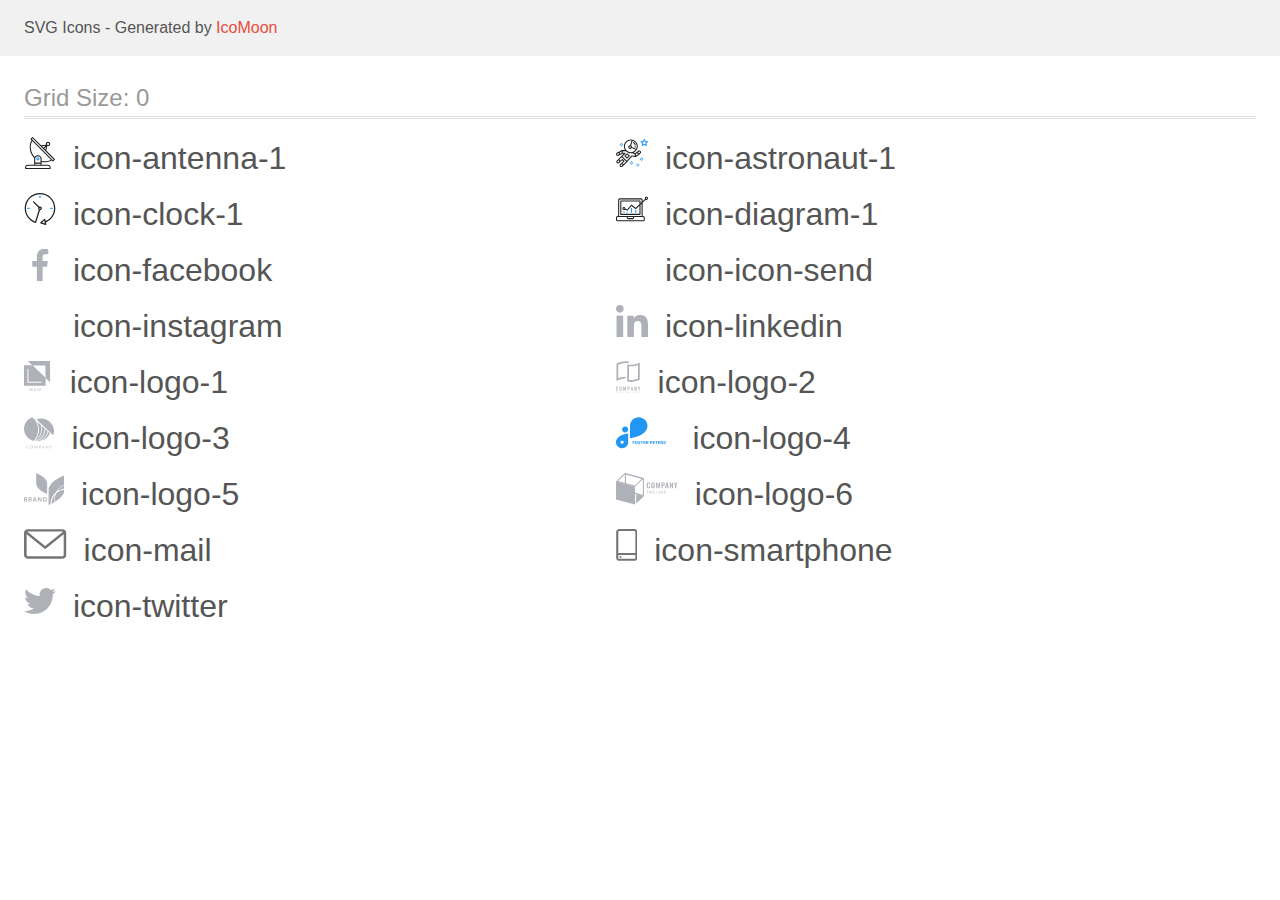
<file: images/main/icomoon/demo.html>
<!doctype html>
<html>
<head>
    <title>IcoMoon - SVG Icons</title>
    <meta charset="utf-8">
    <meta name="viewport" content="width=device-width, initial-scale=1">
    <link rel="stylesheet" href="demo-files/demo.css">
    <link rel="stylesheet" href="style.css">
</head>
<body>
<svg aria-hidden="true" style="position: absolute; width: 0; height: 0; overflow: hidden;" version="1.1" xmlns="http://www.w3.org/2000/svg" xmlns:xlink="http://www.w3.org/1999/xlink">
<defs>
<symbol id="icon-antenna-1" viewBox="0 0 32 32">
<path fill="#212121" style="fill: var(--color1, #212121)" d="M30.773 22.098l-8.443-8.505 0.937-4.615c0.242 0.094 0.499 0.144 0.758 0.146h0.006c1.192 0.014 2.17-0.941 2.184-2.133s-0.941-2.17-2.133-2.184c-1.192-0.014-2.17 0.941-2.184 2.133-0.003 0.255 0.039 0.509 0.125 0.749l-4.96 0.605-8.091-8.133c-0.099-0.101-0.235-0.159-0.377-0.16-0.14 0.001-0.274 0.056-0.373 0.155l-1.513 1.504c-0.208 0.208-0.208 0.546 0 0.754l0.814 0.826c-3.153 5.798-2.129 12.978 2.519 17.663 0.043 0.041 0.092 0.074 0.146 0.098-0.034 0.18-0.051 0.364-0.052 0.547v6.187h-6.4c-1.472 0.002-2.665 1.195-2.667 2.667v1.067c0 0.295 0.239 0.533 0.533 0.533h24.533c0.295 0 0.533-0.239 0.533-0.533v-1.067c-0.002-1.472-1.195-2.665-2.667-2.667h-6.4v-2.742c1.003 0.21 2.024 0.317 3.049 0.32 2.458-0.003 4.877-0.615 7.040-1.783l0.818 0.823c0.099 0.101 0.235 0.159 0.377 0.16 0.14-0.001 0.274-0.056 0.373-0.155l1.513-1.504c0.208-0.208 0.208-0.546 0-0.754zM23.28 6.233c0.418-0.415 1.093-0.414 1.508 0.004s0.414 1.093-0.004 1.508c-0.2 0.199-0.47 0.31-0.752 0.31h-0.003c-0.589-0.003-1.064-0.483-1.061-1.072 0.002-0.282 0.115-0.552 0.314-0.751h-0.002zM22.024 9.738l-0.598 2.946-1.175-1.182 1.774-1.763zM21.419 8.836l-1.92 1.909-1.485-1.493 3.405-0.415zM24.004 28.8c0.884 0 1.6 0.716 1.6 1.6v0.533h-23.467v-0.533c0-0.884 0.716-1.6 1.6-1.6h20.267zM16.537 26.667v1.067h-5.333v-1.067h5.333zM11.204 25.6v-4.053c0-1.294 1.196-2.347 2.667-2.347s2.667 1.053 2.667 2.347v4.053h-5.333zM17.604 23.904v-2.357c0-1.882-1.675-3.413-3.733-3.413-1.331-0.020-2.576 0.657-3.281 1.786-4.058-4.274-4.971-10.645-2.279-15.887l18.602 18.708c-2.872 1.461-6.165 1.873-9.309 1.163zM28.893 23.22l-21.057-21.181 0.755-0.752 7.935 7.98c0.004 0 0.006 0.007 0.010 0.010l13.115 13.191-0.757 0.752z"></path>
<path fill="#2196f3" style="fill: var(--color2, #2196f3)" d="M13.876 20.267h-0.005c-0.884-0.001-1.601 0.714-1.602 1.598s0.714 1.601 1.598 1.602h0.005c0.884 0.001 1.601-0.714 1.602-1.598s-0.714-1.601-1.598-1.602zM14.249 22.245c-0.1 0.1-0.236 0.156-0.378 0.155-0.295-0.002-0.532-0.242-0.531-0.536 0.001-0.141 0.057-0.276 0.157-0.375s0.233-0.154 0.373-0.155c0.295 0.002 0.532 0.241 0.53 0.536-0.001 0.141-0.057 0.276-0.157 0.375h0.005z"></path>
</symbol>
<symbol id="icon-astronaut-1" viewBox="0 0 32 32">
<path fill="#2196f3" style="fill: var(--color2, #2196f3)" d="M31.974 4.524c-0.063-0.193-0.229-0.333-0.43-0.363l-1.91-0.278-0.855-1.731c-0.179-0.365-0.777-0.365-0.956 0l-0.855 1.731-1.91 0.278c-0.201 0.029-0.367 0.17-0.431 0.363-0.062 0.193-0.011 0.405 0.135 0.547l1.383 1.348-0.326 1.903c-0.034 0.2 0.048 0.402 0.212 0.522 0.166 0.121 0.382 0.135 0.562 0.040l1.709-0.899 1.709 0.899c0.078 0.041 0.164 0.061 0.249 0.061 0.11 0 0.221-0.034 0.314-0.102 0.164-0.119 0.246-0.322 0.212-0.522l-0.326-1.903 1.383-1.348c0.145-0.142 0.197-0.354 0.135-0.547zM29.511 5.851c-0.125 0.122-0.183 0.299-0.153 0.472l0.191 1.114-1-0.526c-0.078-0.041-0.163-0.061-0.249-0.061s-0.17 0.020-0.249 0.061l-1.001 0.526 0.191-1.114c0.030-0.173-0.028-0.349-0.153-0.472l-0.81-0.789 1.119-0.163c0.174-0.025 0.324-0.134 0.402-0.292l0.5-1.013 0.5 1.013c0.078 0.157 0.228 0.267 0.402 0.292l1.119 0.163-0.809 0.789z"></path>
<path fill="#2196f3" style="fill: var(--color2, #2196f3)" d="M26.133 20.522h-1.067v1.067h1.067v-1.067z"></path>
<path fill="#2196f3" style="fill: var(--color2, #2196f3)" d="M26.133 22.656h-1.067v1.067h1.067v-1.067z"></path>
<path fill="#2196f3" style="fill: var(--color2, #2196f3)" d="M27.2 21.589h-1.067v1.067h1.067v-1.067z"></path>
<path fill="#2196f3" style="fill: var(--color2, #2196f3)" d="M25.067 21.589h-1.067v1.067h1.067v-1.067z"></path>
<path fill="#2196f3" style="fill: var(--color2, #2196f3)" d="M22.4 26.389h-1.067v1.067h1.067v-1.067z"></path>
<path fill="#2196f3" style="fill: var(--color2, #2196f3)" d="M22.4 28.522h-1.067v1.067h1.067v-1.067z"></path>
<path fill="#2196f3" style="fill: var(--color2, #2196f3)" d="M23.467 27.456h-1.067v1.067h1.067v-1.067z"></path>
<path fill="#2196f3" style="fill: var(--color2, #2196f3)" d="M21.333 27.456h-1.067v1.067h1.067v-1.067z"></path>
<path fill="#2196f3" style="fill: var(--color2, #2196f3)" d="M16 24.256h-1.067v1.067h1.067v-1.067z"></path>
<path fill="#2196f3" style="fill: var(--color2, #2196f3)" d="M16 26.389h-1.067v1.067h1.067v-1.067z"></path>
<path fill="#2196f3" style="fill: var(--color2, #2196f3)" d="M17.067 25.322h-1.067v1.067h1.067v-1.067z"></path>
<path fill="#2196f3" style="fill: var(--color2, #2196f3)" d="M14.933 25.322h-1.067v1.067h1.067v-1.067z"></path>
<path fill="#2196f3" style="fill: var(--color2, #2196f3)" d="M5.866 6.122h-1.067v1.067h1.067v-1.067z"></path>
<path fill="#2196f3" style="fill: var(--color2, #2196f3)" d="M5.866 8.255h-1.067v1.067h1.067v-1.067z"></path>
<path fill="#2196f3" style="fill: var(--color2, #2196f3)" d="M6.933 7.189h-1.067v1.067h1.067v-1.067z"></path>
<path fill="#2196f3" style="fill: var(--color2, #2196f3)" d="M4.8 7.189h-1.067v1.067h1.067v-1.067z"></path>
<path fill="#212121" style="fill: var(--color1, #212121)" d="M24.715 14.159c-0.287-0.388-0.709-0.637-1.188-0.705-0.481-0.068-0.956 0.058-1.34 0.352l-1.252 0.96-1.898 1.417-1.358-0.541c2.421-1.086 4.114-3.508 4.114-6.32 0-3.823-3.123-6.933-6.961-6.933s-6.961 3.11-6.961 6.933c0 1.386 0.414 2.674 1.12 3.758l-2.764-0.024c-0.002 0-0.003 0-0.005 0-0.009 0-0.015 0.004-0.023 0.005-0.053 0.002-0.105 0.013-0.155 0.031-0.013 0.005-0.026 0.008-0.038 0.013-0.006 0.003-0.013 0.003-0.019 0.006l-3.233 1.596c-0.001 0-0.001 0-0.001 0.001l-1.893 0.911c-0.021 0.009-0.042 0.021-0.063 0.035-0.755 0.502-1.012 1.489-0.598 2.295 0.22 0.429 0.595 0.745 1.056 0.889 0.178 0.055 0.359 0.083 0.539 0.083 0.29 0 0.577-0.071 0.839-0.211l1.388-0.738 2.264-1.169 1.357-0.008-5.442 5.416c-0.001 0.001-0.001 0.001-0.002 0.001l-1.339 1.333c-0.316 0.315-0.49 0.732-0.49 1.178s0.174 0.863 0.49 1.179c0.325 0.323 0.752 0.485 1.179 0.485s0.854-0.162 1.18-0.485l1.314-1.309 1.741-1.3 0.901 0.897-1.762 1.754c-0 0.001-0.001 0.001-0.002 0.001l-1.339 1.333c-0.316 0.315-0.49 0.732-0.49 1.178s0.174 0.863 0.49 1.179c0.325 0.323 0.753 0.485 1.18 0.485s0.855-0.162 1.18-0.485l3.482-3.467c0.001-0.001 0.001-0.001 0.001-0.002l1.010-1-0.004-0.004c0.006-0.006 0.015-0.009 0.022-0.015l5.166-5.658 3.471 0.494c0.025 0.004 0.050 0.005 0.075 0.005 0.065 0 0.127-0.015 0.187-0.038 0.018-0.006 0.033-0.015 0.050-0.023 0.019-0.010 0.039-0.015 0.058-0.027l3.213-2.133c0.012-0.008 0.018-0.021 0.029-0.029 0.013-0.010 0.029-0.014 0.041-0.026l1.271-1.191c0.662-0.62 0.753-1.635 0.212-2.362zM2.13 17.77c-0.173 0.093-0.37 0.111-0.558 0.052-0.187-0.058-0.338-0.186-0.427-0.358-0.161-0.314-0.068-0.695 0.214-0.902l1.314-0.632 0.449 1.313-0.992 0.527zM5.628 15.942l-1.548 0.8-0.439-1.283 2.027-1.001-0.040 1.484zM20.727 9.322c0 0.918-0.219 1.785-0.599 2.559l-4.181-1.899c-0.044-0.573-0.341-1.075-0.788-1.388l1.464-4.86c2.378 0.756 4.105 2.974 4.105 5.588zM8.938 9.322c0-3.235 2.644-5.867 5.894-5.867 0.253 0 0.5 0.021 0.745 0.052l-1.432 4.754c-0.019-0.001-0.037-0.006-0.057-0.006-1.033 0-1.873 0.837-1.873 1.867s0.84 1.867 1.873 1.867c0.694 0 1.294-0.383 1.618-0.945l3.862 1.755c-1.075 1.446-2.795 2.39-4.737 2.39-3.25 0-5.894-2.632-5.894-5.867zM14.894 10.122c0 0.441-0.362 0.8-0.806 0.8s-0.806-0.359-0.806-0.8c0-0.441 0.362-0.8 0.806-0.8s0.806 0.359 0.806 0.8zM2.465 25.146c-0.236 0.234-0.619 0.234-0.854 0.001-0.114-0.114-0.176-0.263-0.176-0.423s0.062-0.309 0.176-0.421l0.962-0.959 0.851 0.848-0.959 0.955zM5.679 28.88c-0.236 0.234-0.619 0.235-0.855 0.001-0.114-0.114-0.176-0.263-0.176-0.423s0.062-0.309 0.176-0.421l0.963-0.959 0.852 0.848-0.96 0.955zM9.16 25.411c-0.001 0-0.001 0-0.002 0.001l-1.765 1.76-0.852-0.848 1.763-1.755c0 0 0 0 0-0s0.001-0.001 0.002-0.001c0.040-0.040 0.065-0.088 0.090-0.135 0.007-0.014 0.020-0.026 0.026-0.040 0.017-0.041 0.019-0.085 0.026-0.129 0.003-0.025 0.014-0.047 0.014-0.073 0-0.036-0.013-0.070-0.020-0.106-0.006-0.032-0.006-0.065-0.019-0.095-0.020-0.050-0.055-0.094-0.091-0.138-0.010-0.012-0.014-0.027-0.025-0.038 0 0 0 0-0.001 0s-0.001-0.002-0.001-0.002l-1.607-1.6c-0.017-0.017-0.039-0.024-0.058-0.038-0.028-0.022-0.055-0.042-0.087-0.058-0.030-0.015-0.061-0.024-0.093-0.033-0.034-0.010-0.067-0.017-0.103-0.020-0.033-0.002-0.063 0.001-0.095 0.005-0.036 0.004-0.069 0.009-0.104 0.020-0.034 0.011-0.063 0.027-0.094 0.045-0.020 0.011-0.042 0.015-0.061 0.029l-1.773 1.324-0.901-0.897 2.399-2.386 4.361 4.289-0.928 0.919zM15.979 18.394c-0.015-0.002-0.030 0.004-0.045 0.003-0.039-0.002-0.076 0.001-0.115 0.007-0.030 0.005-0.059 0.011-0.088 0.021-0.034 0.012-0.065 0.028-0.097 0.047-0.030 0.018-0.057 0.037-0.083 0.061-0.013 0.011-0.028 0.017-0.040 0.029l-4.698 5.146-4.328-4.257 2.833-2.818c0.209-0.208 0.21-0.546 0.002-0.755-0.105-0.105-0.243-0.157-0.381-0.156v-0.001l-2.219 0.013 0.028-1.607 3.104 0.027c1.265 1.294 3.029 2.101 4.981 2.101 0.437 0 0.864-0.045 1.279-0.123 0.040 0.032 0.079 0.065 0.13 0.085l2.41 0.96 0.152 0.758 0.178 0.885-3.003-0.427zM20.020 18.572l-0.313-1.558 1.446-1.080 0.947 1.257-2.080 1.381zM23.774 15.741l-0.838 0.785-0.931-1.236 0.831-0.637c0.155-0.119 0.351-0.168 0.543-0.143 0.193 0.027 0.364 0.128 0.48 0.284 0.217 0.292 0.18 0.699-0.085 0.947z"></path>
<path fill="#212121" style="fill: var(--color1, #212121)" d="M13.602 18.544l-2.143-2.133c-0.207-0.207-0.545-0.207-0.753 0l-2.142 2.133c-0.1 0.101-0.157 0.236-0.157 0.378s0.056 0.278 0.157 0.378l2.142 2.133c0.104 0.103 0.241 0.155 0.377 0.155s0.273-0.052 0.376-0.155l2.143-2.133c0.1-0.1 0.157-0.236 0.157-0.378s-0.057-0.278-0.157-0.378zM11.083 20.303l-1.387-1.381 1.387-1.381 1.387 1.381-1.387 1.381z"></path>
<path fill="#212121" style="fill: var(--color1, #212121)" d="M17.164 5.071l-0.258 1.036c0.071 0.018 1.738 0.452 1.738 2.149h1.067c-0-2.017-1.666-2.965-2.547-3.185z"></path>
<path fill="#212121" style="fill: var(--color1, #212121)" d="M19.711 9.322h-1.067v1.067h1.067v-1.067z"></path>
</symbol>
<symbol id="icon-clock-1" viewBox="0 0 32 32">
<path fill="#212121" style="fill: var(--color1, #212121)" d="M31.297 15.301c-0.002-8.452-6.855-15.303-15.308-15.301s-15.303 6.855-15.301 15.308c0.001 6.658 4.307 12.551 10.649 14.576 0.061 0.019 0.124 0.029 0.187 0.029 0.121-0 0.239-0.032 0.342-0.094 0.135-0.080 0.236-0.207 0.283-0.356l3.865-12.25c1.057-0.005 1.909-0.866 1.903-1.923s-0.866-1.909-1.923-1.903c-0.284 0.001-0.565 0.067-0.82 0.191l-5.106-5.107c-0.253-0.245-0.657-0.238-0.902 0.016-0.239 0.247-0.239 0.639 0 0.886l5.103 5.109c-0.392 0.799-0.168 1.764 0.536 2.309l-3.683 11.673c-7.278-2.681-11.004-10.754-8.323-18.032s10.754-11.004 18.032-8.323 11.004 10.754 8.323 18.032c-1.31 3.556-4.001 6.431-7.462 7.973l-0.398-1.874c-0.073-0.344-0.411-0.565-0.756-0.492-0.109 0.023-0.209 0.074-0.292 0.148l-3.837 3.426c-0.263 0.234-0.287 0.637-0.052 0.9 0.076 0.085 0.174 0.149 0.283 0.184l4.899 1.563c0.335 0.108 0.694-0.077 0.802-0.412 0.034-0.106 0.040-0.219 0.017-0.328l-0.391-1.839c5.664-2.388 9.342-7.942 9.329-14.089zM15.992 14.664c0.352 0 0.638 0.286 0.638 0.638s-0.286 0.638-0.638 0.638c-0.352 0-0.638-0.285-0.638-0.638s0.285-0.638 0.638-0.638zM18.093 29.528l2.184-1.948 0.603 2.84-2.787-0.892z"></path>
<path fill="#2196f3" style="fill: var(--color2, #2196f3)" d="M15.354 3.185v1.275c0 0.352 0.285 0.638 0.638 0.638s0.638-0.285 0.638-0.638v-1.275c0-0.352-0.286-0.638-0.638-0.638s-0.638 0.286-0.638 0.638z"></path>
<path fill="#2196f3" style="fill: var(--color2, #2196f3)" d="M3.876 14.664c-0.352 0-0.638 0.286-0.638 0.638s0.285 0.638 0.638 0.638h1.275c0.352 0 0.638-0.285 0.638-0.638s-0.285-0.638-0.638-0.638h-1.275z"></path>
<path fill="#2196f3" style="fill: var(--color2, #2196f3)" d="M28.108 15.939c0.352 0 0.638-0.285 0.638-0.638s-0.285-0.638-0.638-0.638h-1.275c-0.352 0-0.638 0.286-0.638 0.638s0.286 0.638 0.638 0.638h1.275z"></path>
</symbol>
<symbol id="icon-diagram-1" viewBox="0 0 32 32">
<path fill="#2196f3" style="fill: var(--color2, #2196f3)" d="M14.926 14.965h1.066v4.798h-1.066v-4.797z"></path>
<path fill="#2196f3" style="fill: var(--color2, #2196f3)" d="M19.19 17.097h1.066v2.665h-1.066v-2.665z"></path>
<path fill="#2196f3" style="fill: var(--color2, #2196f3)" d="M10.661 18.696h1.066v1.066h-1.066v-1.066z"></path>
<path fill="#2196f3" style="fill: var(--color2, #2196f3)" d="M7.463 18.163h1.066v1.599h-1.066v-1.599z"></path>
<path fill="#212121" style="fill: var(--color1, #212121)" d="M1.599 28.291h25.587c0.883 0 1.599-0.716 1.599-1.599v-2.132c0-0.883-0.716-1.599-1.599-1.599h-0.533v-13.293l3.028-2.868c0.703 0.346 1.553 0.136 2.013-0.499s0.396-1.508-0.152-2.068-1.42-0.644-2.065-0.198c-0.644 0.446-0.873 1.292-0.542 2.002l-2.281 2.163v-1.23c0-0.883-0.716-1.599-1.599-1.599h-21.322c-0.883 0-1.599 0.716-1.599 1.599v15.992h-0.533c-0.883 0-1.599 0.716-1.599 1.599v2.132c0 0.883 0.716 1.599 1.599 1.599zM30.384 4.837c0.294 0 0.533 0.239 0.533 0.533s-0.239 0.533-0.533 0.533c-0.294 0-0.533-0.239-0.533-0.533s0.239-0.533 0.533-0.533zM3.198 6.969c0-0.294 0.239-0.533 0.533-0.533h21.322c0.294 0 0.533 0.239 0.533 0.533v2.239l-1.066 1.013v-2.186c0-0.294-0.239-0.533-0.533-0.533h-19.19c-0.294 0-0.533 0.239-0.533 0.533v13.326c0 0.294 0.239 0.533 0.533 0.533h19.19c0.294 0 0.533-0.239 0.533-0.533v-9.674l1.066-1.010v12.284h-22.388v-15.992zM7.996 13.899c-0.721-0.002-1.354 0.478-1.546 1.174s0.105 1.433 0.725 1.801c0.62 0.368 1.41 0.276 1.928-0.226l1.853 0.93c0.215 0.108 0.476 0.057 0.636-0.123l3.939-4.431 3.872 2.901c0.208 0.156 0.498 0.139 0.686-0.039l3.365-3.188v8.131h-18.124v-12.26h18.124v2.66l-3.771 3.572-3.904-2.927c-0.222-0.166-0.534-0.135-0.718 0.072l-3.993 4.493-1.493-0.746c0.011-0.064 0.018-0.129 0.020-0.193 0-0.883-0.716-1.599-1.599-1.599zM8.529 15.498c0 0.294-0.239 0.533-0.533 0.533s-0.533-0.239-0.533-0.533c0-0.294 0.239-0.533 0.533-0.533s0.533 0.239 0.533 0.533zM11.727 24.026h5.331v0.533c0 0.294-0.239 0.533-0.533 0.533h-4.264c-0.294 0-0.533-0.239-0.533-0.533v-0.533zM1.066 24.56c0-0.294 0.239-0.533 0.533-0.533h9.062v0.533c0 0.883 0.716 1.599 1.599 1.599h4.264c0.883 0 1.599-0.716 1.599-1.599v-0.533h9.062c0.294 0 0.533 0.239 0.533 0.533v2.132c0 0.294-0.239 0.533-0.533 0.533h-25.587c-0.294 0-0.533-0.239-0.533-0.533v-2.132z"></path>
</symbol>
<symbol id="icon-facebook" viewBox="0 0 32 32">
<path fill="#afb1b8" style="fill: var(--color3, #afb1b8)" d="M21.329 5.313h2.921v-5.088c-0.504-0.069-2.237-0.225-4.256-0.225-4.212 0-7.097 2.649-7.097 7.519v4.481h-4.648v5.688h4.648v14.312h5.699v-14.311h4.46l0.708-5.688h-5.169v-3.919c0.001-1.644 0.444-2.769 2.735-2.769z"></path>
</symbol>
<symbol id="icon-icon-send" viewBox="0 0 32 32">
<path fill="#fff" style="fill: var(--color4, #fff)" d="M32 0l-32 18 10.227 3.788 15.773-14.788-11.998 16.186 0.010 0.004-0.012-0.004v8.814l5.735-6.691 7.265 2.691 5-28z"></path>
</symbol>
<symbol id="icon-instagram" viewBox="0 0 32 32">
<path fill="#fff" style="fill: var(--color4, #fff)" d="M31.969 9.408c-0.075-1.7-0.35-2.869-0.744-3.882-0.406-1.075-1.032-2.038-1.851-2.838-0.8-0.813-1.769-1.444-2.832-1.844-1.019-0.394-2.182-0.669-3.882-0.744-1.713-0.081-2.257-0.1-6.601-0.1s-4.888 0.019-6.595 0.094c-1.7 0.075-2.869 0.35-3.882 0.744-1.075 0.406-2.038 1.031-2.838 1.85-0.813 0.8-1.444 1.769-1.844 2.832-0.394 1.019-0.669 2.182-0.744 3.882-0.081 1.713-0.1 2.257-0.1 6.601s0.019 4.888 0.094 6.595c0.075 1.7 0.35 2.869 0.744 3.882 0.406 1.075 1.038 2.038 1.85 2.838 0.8 0.813 1.769 1.444 2.832 1.844 1.019 0.394 2.182 0.669 3.882 0.744 1.706 0.075 2.25 0.094 6.595 0.094s4.888-0.019 6.595-0.094c1.7-0.075 2.869-0.35 3.882-0.744 2.151-0.832 3.851-2.532 4.682-4.682 0.394-1.019 0.669-2.182 0.744-3.882 0.075-1.707 0.094-2.251 0.094-6.595s-0.006-4.888-0.081-6.595zM29.087 22.473c-0.069 1.563-0.331 2.407-0.55 2.969-0.538 1.394-1.644 2.5-3.038 3.038-0.563 0.219-1.413 0.481-2.969 0.55-1.688 0.075-2.194 0.094-6.464 0.094s-4.782-0.019-6.464-0.094c-1.563-0.069-2.407-0.331-2.969-0.55-0.694-0.256-1.325-0.663-1.838-1.194-0.531-0.519-0.938-1.144-1.194-1.838-0.219-0.563-0.481-1.413-0.55-2.969-0.075-1.688-0.094-2.194-0.094-6.464s0.019-4.782 0.094-6.464c0.069-1.563 0.331-2.407 0.55-2.969 0.256-0.694 0.663-1.325 1.2-1.838 0.519-0.531 1.144-0.938 1.838-1.194 0.563-0.219 1.413-0.481 2.969-0.55 1.688-0.075 2.194-0.094 6.464-0.094 4.276 0 4.782 0.019 6.464 0.094 1.563 0.069 2.407 0.331 2.969 0.55 0.694 0.256 1.325 0.662 1.838 1.194 0.531 0.519 0.938 1.144 1.194 1.838 0.219 0.563 0.481 1.413 0.55 2.969 0.075 1.688 0.094 2.194 0.094 6.464s-0.019 4.77-0.094 6.458z"></path>
<path fill="#fff" style="fill: var(--color4, #fff)" d="M16.059 7.783c-4.538 0-8.22 3.682-8.22 8.22s3.682 8.22 8.22 8.22c4.539 0 8.22-3.682 8.22-8.22s-3.682-8.22-8.22-8.22zM16.059 21.335c-2.944 0-5.332-2.388-5.332-5.332s2.388-5.332 5.332-5.332c2.944 0 5.332 2.388 5.332 5.332s-2.388 5.332-5.332 5.332z"></path>
<path fill="#fff" style="fill: var(--color4, #fff)" d="M26.524 7.458c0 1.060-0.859 1.919-1.919 1.919s-1.919-0.859-1.919-1.919c0-1.060 0.859-1.919 1.919-1.919s1.919 0.859 1.919 1.919z"></path>
</symbol>
<symbol id="icon-linkedin" viewBox="0 0 32 32">
<path fill="#afb1b8" style="fill: var(--color3, #afb1b8)" d="M31.992 32v-0.001h0.008v-11.736c0-5.741-1.236-10.164-7.948-10.164-3.227 0-5.392 1.771-6.276 3.449h-0.093v-2.913h-6.364v21.364h6.627v-10.579c0-2.785 0.528-5.479 3.977-5.479 3.399 0 3.449 3.179 3.449 5.657v10.401h6.62z"></path>
<path fill="#afb1b8" style="fill: var(--color3, #afb1b8)" d="M0.528 10.636h6.635v21.364h-6.635v-21.364z"></path>
<path fill="#afb1b8" style="fill: var(--color3, #afb1b8)" d="M3.843 0c-2.121 0-3.843 1.721-3.843 3.843s1.721 3.879 3.843 3.879c2.121 0 3.843-1.757 3.843-3.879-0.001-2.121-1.723-3.843-3.843-3.843v0z"></path>
</symbol>
<symbol id="icon-logo-1" viewBox="0 0 29 32">
<path fill="#afb1b8" style="fill: var(--color3, #afb1b8)" d="M3.84 0l4.677 4.428h13.046v12.351l4.677 4.428v-21.206h-22.4z"></path>
<path fill="#afb1b8" style="fill: var(--color3, #afb1b8)" d="M0 4.241v20.6h21.76v-8.188l-13.105-12.406-8.655-0.005zM17.615 21.828h-14.172v-13.854h1.002v12.916h13.17v0.938z"></path>
<path fill="#afb1b8" style="fill: var(--color3, #afb1b8)" d="M6.266 28.662l0.523-1.078h0.438l-0.763 1.438v0.837h-0.397v-0.837l-0.764-1.438h0.439l0.523 1.078zM8.513 29.329h-0.881l-0.184 0.53h-0.411l0.859-2.275h0.355l0.861 2.275h-0.412l-0.186-0.53zM7.743 29.010h0.659l-0.33-0.944-0.33 0.944zM10.071 29.244c0-0.105 0.029-0.202 0.086-0.289 0.057-0.089 0.17-0.193 0.339-0.314-0.088-0.111-0.151-0.206-0.186-0.284s-0.052-0.154-0.052-0.227c0-0.178 0.054-0.319 0.162-0.422s0.254-0.156 0.438-0.156c0.166 0 0.301 0.049 0.406 0.147 0.106 0.097 0.159 0.217 0.159 0.361 0 0.095-0.024 0.182-0.072 0.262-0.048 0.079-0.127 0.158-0.236 0.238l-0.155 0.113 0.439 0.519c0.064-0.125 0.095-0.264 0.095-0.417h0.33c0 0.28-0.066 0.51-0.197 0.689l0.334 0.395h-0.441l-0.128-0.152c-0.162 0.122-0.356 0.183-0.581 0.183s-0.405-0.059-0.541-0.178c-0.134-0.12-0.202-0.276-0.202-0.467zM10.824 29.587c0.128 0 0.248-0.043 0.359-0.128l-0.497-0.586-0.048 0.034c-0.125 0.095-0.188 0.203-0.188 0.325 0 0.105 0.034 0.191 0.102 0.256s0.158 0.098 0.272 0.098zM10.615 28.121c0 0.087 0.054 0.197 0.161 0.33l0.173-0.119 0.048-0.039c0.065-0.057 0.097-0.131 0.097-0.22 0-0.059-0.022-0.11-0.067-0.152-0.045-0.043-0.102-0.064-0.17-0.064-0.074 0-0.133 0.025-0.177 0.075s-0.066 0.113-0.066 0.189zM14.748 29.118c-0.023 0.243-0.113 0.432-0.269 0.569-0.156 0.135-0.364 0.203-0.623 0.203-0.181 0-0.341-0.043-0.48-0.128-0.137-0.086-0.244-0.209-0.319-0.367s-0.114-0.342-0.117-0.552v-0.212c0-0.215 0.038-0.404 0.114-0.567s0.185-0.29 0.327-0.378c0.143-0.088 0.307-0.133 0.494-0.133 0.251 0 0.453 0.068 0.606 0.205s0.242 0.329 0.267 0.578h-0.394c-0.019-0.164-0.067-0.281-0.144-0.353-0.076-0.073-0.188-0.109-0.336-0.109-0.172 0-0.304 0.063-0.397 0.189-0.092 0.125-0.139 0.309-0.141 0.552v0.202c0 0.246 0.044 0.433 0.131 0.563s0.218 0.194 0.387 0.194c0.155 0 0.272-0.035 0.35-0.105s0.128-0.186 0.148-0.348h0.394zM16.918 28.78c0 0.223-0.039 0.419-0.116 0.588-0.077 0.168-0.188 0.297-0.331 0.388-0.143 0.090-0.307 0.134-0.494 0.134-0.184 0-0.349-0.045-0.494-0.134-0.144-0.091-0.255-0.219-0.334-0.386-0.078-0.167-0.118-0.359-0.119-0.576v-0.128c0-0.222 0.039-0.418 0.117-0.588 0.079-0.17 0.19-0.299 0.333-0.389 0.144-0.091 0.308-0.136 0.494-0.136s0.349 0.045 0.492 0.134c0.144 0.088 0.255 0.217 0.333 0.384s0.118 0.361 0.119 0.583v0.127zM16.523 28.662c0-0.252-0.048-0.445-0.144-0.58-0.095-0.134-0.23-0.202-0.405-0.202-0.171 0-0.305 0.067-0.402 0.202-0.096 0.133-0.145 0.322-0.147 0.567v0.131c0 0.25 0.048 0.443 0.145 0.58s0.233 0.205 0.406 0.205c0.175 0 0.309-0.067 0.403-0.2 0.095-0.133 0.142-0.328 0.142-0.584v-0.119z"></path>
</symbol>
<symbol id="icon-logo-2" viewBox="0 0 25 32">
<path fill="#afb1b8" style="fill: var(--color3, #afb1b8)" d="M10.447 1.806h0.084c0.156 0 0.324 0.016 0.49 0.030 0.734 0.052 1.463 0.162 2.179 0.329v-1.762c-0.738-0.185-1.491-0.305-2.25-0.358-0.288-0.022-0.595-0.036-0.909-0.044h-0.263c-1.523 0.006-3.039 0.201-4.515 0.582-1.68 0.419-3.293 1.075-4.79 1.948v17.475c1.442-0.783 2.976-1.381 4.566-1.779 1.256-0.32 2.539-0.517 3.833-0.588h0.051c0.216-0.011 0.433-0.017 0.655-0.019v-1.79c-1.681 0.022-3.353 0.244-4.982 0.662-0.602 0.157-1.185 0.325-1.731 0.513l-0.623 0.211v-13.625l0.266-0.128c2.032-0.963 4.229-1.524 6.471-1.651 0.019-0.001 0.037-0.001 0.056 0 0.248-0.013 0.497-0.019 0.741-0.019h0.28c0.129 0.003 0.258 0.006 0.388 0.014z"></path>
<path fill="#afb1b8" style="fill: var(--color3, #afb1b8)" d="M14.837 3.651c-0.409 0-0.814-0.014-1.205-0.044-0.467-0.034-0.947-0.091-1.401-0.167-0.277-0.047-0.55-0.103-0.814-0.164v17.275c1.12 0.277 2.271 0.413 3.425 0.404 1.523-0.006 3.039-0.201 4.515-0.581 1.68-0.42 3.294-1.075 4.792-1.948v-17.163c-1.442 0.783-2.975 1.381-4.564 1.781-1.551 0.398-3.145 0.603-4.747 0.609zM21.745 3.95l0.623-0.21v13.63l-0.266 0.128c-1.021 0.486-2.087 0.869-3.184 1.144-1.331 0.344-2.7 0.522-4.074 0.527-0.411 0-0.819-0.017-1.214-0.052l-0.427-0.038v-14.017l0.497 0.033c0.361 0.023 0.735 0.034 1.141 0.034 1.745-0.006 3.483-0.229 5.173-0.663 0.581-0.153 1.158-0.325 1.731-0.518z"></path>
<path fill="#afb1b8" style="fill: var(--color3, #afb1b8)" d="M1.684 25.977c-0.090-0.093-0.197-0.166-0.317-0.214s-0.247-0.071-0.376-0.066c-0.137-0.002-0.273 0.024-0.4 0.075-0.117 0.046-0.222 0.116-0.311 0.205s-0.156 0.196-0.201 0.313c-0.049 0.123-0.073 0.254-0.072 0.387v2.335c-0.006 0.165 0.026 0.328 0.092 0.479 0.055 0.12 0.135 0.226 0.233 0.313 0.093 0.079 0.203 0.135 0.321 0.166 0.114 0.032 0.231 0.048 0.349 0.049 0.13 0.001 0.259-0.027 0.377-0.081 0.117-0.051 0.222-0.124 0.311-0.216 0.087-0.091 0.156-0.197 0.204-0.313 0.050-0.118 0.075-0.244 0.075-0.372v-0.261h-0.61v0.208c0.002 0.071-0.010 0.142-0.036 0.208-0.020 0.050-0.050 0.095-0.089 0.131-0.038 0.031-0.081 0.053-0.128 0.067-0.041 0.014-0.084 0.021-0.128 0.022-0.054 0.006-0.11-0.002-0.16-0.024s-0.094-0.057-0.126-0.101c-0.058-0.094-0.086-0.203-0.081-0.313v-2.177c-0.004-0.121 0.022-0.241 0.075-0.349 0.032-0.049 0.077-0.089 0.129-0.113s0.112-0.034 0.17-0.027c0.053-0.002 0.105 0.009 0.152 0.032s0.089 0.057 0.12 0.099c0.068 0.090 0.104 0.2 0.101 0.313v0.202h0.604v-0.238c0.001-0.14-0.024-0.278-0.075-0.408-0.045-0.122-0.114-0.234-0.204-0.329z"></path>
<path fill="#afb1b8" style="fill: var(--color3, #afb1b8)" d="M5.31 25.95c-0.195-0.164-0.44-0.255-0.694-0.257-0.124 0.001-0.248 0.023-0.364 0.066-0.119 0.042-0.228 0.107-0.322 0.191-0.101 0.091-0.182 0.202-0.237 0.327-0.061 0.143-0.092 0.297-0.089 0.452v2.239c-0.004 0.158 0.026 0.314 0.089 0.459 0.055 0.12 0.136 0.227 0.237 0.313 0.093 0.087 0.203 0.154 0.322 0.197 0.117 0.043 0.24 0.065 0.364 0.066s0.248-0.023 0.364-0.066c0.121-0.044 0.233-0.111 0.33-0.197 0.097-0.087 0.176-0.194 0.23-0.313 0.063-0.144 0.093-0.301 0.089-0.459v-2.239c0.003-0.155-0.027-0.31-0.089-0.452-0.054-0.123-0.133-0.235-0.23-0.327zM5.025 28.969c0.005 0.060-0.003 0.12-0.024 0.176s-0.054 0.107-0.097 0.148c-0.081 0.068-0.182 0.105-0.287 0.105s-0.207-0.037-0.287-0.105c-0.043-0.041-0.076-0.092-0.097-0.148s-0.029-0.116-0.024-0.176v-2.239c-0.005-0.060 0.003-0.12 0.024-0.176s0.054-0.107 0.097-0.148c0.081-0.068 0.182-0.105 0.287-0.105s0.207 0.037 0.287 0.105c0.043 0.041 0.076 0.092 0.097 0.148s0.029 0.116 0.024 0.176v2.239z"></path>
<path fill="#afb1b8" style="fill: var(--color3, #afb1b8)" d="M10.072 29.969v-4.239h-0.587l-0.771 2.244h-0.011l-0.777-2.244h-0.581v4.239h0.606v-2.579h0.011l0.593 1.823h0.302l0.598-1.823h0.011v2.579h0.606z"></path>
<path fill="#afb1b8" style="fill: var(--color3, #afb1b8)" d="M13.513 26.027c-0.093-0.105-0.211-0.184-0.342-0.232-0.142-0.046-0.29-0.068-0.439-0.066h-0.9v4.239h0.604v-1.656h0.311c0.188 0.009 0.376-0.031 0.545-0.116 0.137-0.076 0.252-0.188 0.332-0.324 0.070-0.113 0.117-0.238 0.139-0.369 0.024-0.16 0.035-0.321 0.033-0.482 0.006-0.204-0.014-0.407-0.059-0.606-0.040-0.147-0.117-0.281-0.223-0.39zM13.201 27.32c-0.003 0.077-0.022 0.152-0.056 0.221-0.035 0.065-0.089 0.117-0.156 0.149-0.089 0.040-0.187 0.058-0.285 0.053h-0.276v-1.441h0.311c0.094-0.005 0.187 0.014 0.272 0.053 0.062 0.036 0.112 0.091 0.142 0.156 0.033 0.075 0.051 0.155 0.053 0.236 0 0.089 0 0.183 0 0.282s0.006 0.2 0 0.291h-0.006z"></path>
<path fill="#afb1b8" style="fill: var(--color3, #afb1b8)" d="M16.374 25.73h-0.495l-0.934 4.239h0.604l0.177-0.911h0.823l0.177 0.911h0.604l-0.957-4.239zM15.817 28.481l0.297-1.537h0.011l0.296 1.537h-0.604z"></path>
<path fill="#afb1b8" style="fill: var(--color3, #afb1b8)" d="M20.277 28.283h-0.011l-0.912-2.554h-0.581v4.239h0.604v-2.549h0.012l0.923 2.549h0.568v-4.239h-0.604v2.554z"></path>
<path fill="#afb1b8" style="fill: var(--color3, #afb1b8)" d="M23.968 25.73l-0.486 1.685h-0.012l-0.486-1.685h-0.64l0.83 2.447v1.792h0.604v-1.792l0.83-2.447h-0.64z"></path>
<path fill="#afb1b8" style="fill: var(--color3, #afb1b8)" d="M0 31.166h0.291v0.817h0.198v-0.817h0.29v-0.167h-0.778v0.167z"></path>
<path fill="#afb1b8" style="fill: var(--color3, #afb1b8)" d="M2.447 30.999l-0.381 0.984h0.21l0.081-0.224h0.392l0.084 0.224h0.215l-0.391-0.984h-0.21zM2.416 31.593l0.134-0.365 0.134 0.365h-0.268z"></path>
<path fill="#afb1b8" style="fill: var(--color3, #afb1b8)" d="M4.866 31.62h0.227v0.127c-0.066 0.053-0.149 0.082-0.234 0.083-0.040 0.002-0.079-0.005-0.116-0.021s-0.068-0.041-0.093-0.072c-0.052-0.075-0.078-0.165-0.073-0.257 0-0.219 0.095-0.329 0.283-0.329 0.050-0.005 0.099 0.008 0.14 0.037s0.070 0.071 0.082 0.12l0.195-0.038c-0.042-0.192-0.181-0.289-0.417-0.289-0.127-0.003-0.25 0.042-0.344 0.127-0.050 0.049-0.088 0.108-0.112 0.174s-0.034 0.135-0.029 0.205c-0.006 0.135 0.039 0.267 0.126 0.369 0.048 0.050 0.107 0.088 0.171 0.113s0.134 0.035 0.203 0.031c0.154 0.004 0.304-0.052 0.417-0.157v-0.388h-0.427v0.166z"></path>
<path fill="#afb1b8" style="fill: var(--color3, #afb1b8)" d="M7.337 30.999h-0.199v0.984h0.69v-0.167h-0.49v-0.817z"></path>
<path fill="#afb1b8" style="fill: var(--color3, #afb1b8)" d="M9.426 30.999h-0.199v0.984h0.199v-0.984z"></path>
<path fill="#afb1b8" style="fill: var(--color3, #afb1b8)" d="M11.469 31.656l-0.403-0.657h-0.193v0.984h0.185v-0.643l0.395 0.643h0.198v-0.984h-0.182v0.657z"></path>
<path fill="#afb1b8" style="fill: var(--color3, #afb1b8)" d="M13.315 31.549h0.49v-0.167h-0.49v-0.216h0.528v-0.167h-0.727v0.984h0.747v-0.167h-0.548v-0.266z"></path>
<path fill="#afb1b8" style="fill: var(--color3, #afb1b8)" d="M17.792 31.387h-0.388v-0.388h-0.198v0.984h0.198v-0.43h0.388v0.43h0.198v-0.984h-0.198v0.388z"></path>
<path fill="#afb1b8" style="fill: var(--color3, #afb1b8)" d="M19.649 31.549h0.492v-0.167h-0.492v-0.216h0.529v-0.167h-0.727v0.984h0.746v-0.167h-0.548v-0.266z"></path>
<path fill="#afb1b8" style="fill: var(--color3, #afb1b8)" d="M22.168 31.549c0.171-0.027 0.258-0.117 0.258-0.274 0.005-0.042-0.001-0.084-0.018-0.123s-0.044-0.072-0.078-0.096c-0.089-0.045-0.189-0.065-0.288-0.058h-0.417v0.984h0.198v-0.412h0.039c0.042-0.003 0.084 0.005 0.123 0.022 0.029 0.018 0.053 0.043 0.070 0.072l0.215 0.313h0.237l-0.12-0.192c-0.053-0.095-0.128-0.176-0.218-0.236zM21.969 31.413h-0.146v-0.247h0.156c0.068-0.005 0.136 0.002 0.201 0.023 0.014 0.013 0.026 0.029 0.033 0.046s0.011 0.037 0.010 0.056c-0.001 0.019-0.006 0.038-0.015 0.055s-0.022 0.032-0.037 0.043c-0.065 0.020-0.133 0.028-0.201 0.023z"></path>
<path fill="#afb1b8" style="fill: var(--color3, #afb1b8)" d="M24.067 31.549h0.49v-0.167h-0.49v-0.216h0.529v-0.167h-0.729v0.984h0.747v-0.167h-0.548v-0.266z"></path>
</symbol>
<symbol id="icon-logo-3" viewBox="0 0 31 32">
<path fill="#afb1b8" style="fill: var(--color3, #afb1b8)" d="M4.722 31.103c0.011 0 0.022 0.003 0.032 0.007s0.019 0.011 0.027 0.018l0.153 0.161c-0.119 0.13-0.266 0.234-0.431 0.305-0.193 0.077-0.401 0.115-0.611 0.109-0.197 0.004-0.392-0.031-0.574-0.102-0.164-0.065-0.312-0.164-0.433-0.288-0.123-0.129-0.218-0.28-0.279-0.445-0.067-0.184-0.1-0.377-0.098-0.571-0.003-0.195 0.033-0.39 0.105-0.573 0.067-0.166 0.168-0.317 0.297-0.445 0.131-0.126 0.287-0.224 0.459-0.29 0.189-0.070 0.389-0.104 0.591-0.102 0.188-0.004 0.375 0.027 0.549 0.093 0.152 0.063 0.291 0.15 0.412 0.257l-0.128 0.171c-0.009 0.012-0.020 0.023-0.033 0.031-0.015 0.010-0.033 0.014-0.052 0.013-0.020-0.001-0.039-0.008-0.056-0.018l-0.069-0.046-0.096-0.058c-0.041-0.022-0.084-0.041-0.128-0.057-0.057-0.019-0.115-0.035-0.174-0.046-0.075-0.013-0.151-0.019-0.228-0.018-0.146-0.002-0.29 0.024-0.425 0.077-0.126 0.048-0.239 0.122-0.333 0.215-0.095 0.099-0.169 0.216-0.216 0.343-0.054 0.145-0.080 0.298-0.078 0.452-0.002 0.156 0.024 0.312 0.078 0.46 0.047 0.126 0.119 0.242 0.212 0.341 0.088 0.093 0.196 0.165 0.318 0.212 0.125 0.049 0.259 0.074 0.394 0.073 0.078 0.001 0.156-0.004 0.234-0.015 0.126-0.015 0.247-0.056 0.354-0.122 0.054-0.034 0.104-0.072 0.151-0.113 0.020-0.018 0.046-0.028 0.073-0.029z"></path>
<path fill="#afb1b8" style="fill: var(--color3, #afb1b8)" d="M9.144 30.296c0.002 0.194-0.033 0.386-0.103 0.567-0.062 0.165-0.161 0.315-0.288 0.44s-0.282 0.224-0.452 0.289c-0.375 0.136-0.789 0.136-1.164 0-0.169-0.066-0.323-0.165-0.45-0.29-0.128-0.128-0.227-0.279-0.291-0.445-0.138-0.367-0.138-0.769 0-1.136 0.065-0.166 0.164-0.317 0.291-0.447 0.128-0.121 0.281-0.216 0.45-0.279 0.374-0.139 0.79-0.139 1.164 0 0.17 0.066 0.324 0.165 0.452 0.29 0.126 0.127 0.224 0.276 0.289 0.44 0.071 0.183 0.106 0.376 0.103 0.571zM8.742 30.296c0.003-0.155-0.022-0.309-0.073-0.456-0.043-0.126-0.113-0.242-0.205-0.341-0.090-0.094-0.2-0.167-0.323-0.215-0.272-0.1-0.574-0.1-0.846 0-0.123 0.048-0.234 0.121-0.324 0.215-0.093 0.098-0.164 0.215-0.207 0.341-0.097 0.297-0.097 0.615 0 0.912 0.043 0.126 0.114 0.242 0.207 0.341 0.090 0.093 0.2 0.166 0.324 0.213 0.273 0.097 0.573 0.097 0.846 0 0.123-0.047 0.234-0.12 0.323-0.213 0.092-0.099 0.162-0.215 0.205-0.341 0.051-0.147 0.076-0.301 0.073-0.456z"></path>
<path fill="#afb1b8" style="fill: var(--color3, #afb1b8)" d="M12.161 30.774l0.040 0.102c0.015-0.036 0.029-0.069 0.044-0.102 0.015-0.034 0.031-0.068 0.050-0.1l0.978-1.694c0.019-0.029 0.036-0.047 0.056-0.053 0.026-0.008 0.053-0.011 0.080-0.009h0.289v2.755h-0.343v-2.026c0-0.026 0-0.055 0-0.086-0.002-0.032-0.002-0.063 0-0.095l-0.984 1.718c-0.012 0.026-0.033 0.047-0.058 0.063s-0.054 0.023-0.084 0.023h-0.056c-0.030 0-0.059-0.007-0.084-0.023s-0.045-0.037-0.057-0.063l-1.013-1.729c0 0.033 0 0.066 0 0.099s0 0.062 0 0.088v2.026h-0.331v-2.75h0.289c0.027-0.002 0.054 0.002 0.080 0.009 0.024 0.011 0.043 0.030 0.054 0.053l0.999 1.696c0.020 0.031 0.036 0.064 0.050 0.098z"></path>
<path fill="#afb1b8" style="fill: var(--color3, #afb1b8)" d="M15.842 30.638v1.032h-0.383v-2.752h0.854c0.161-0.003 0.322 0.017 0.477 0.060 0.124 0.033 0.239 0.092 0.337 0.171 0.085 0.075 0.151 0.167 0.191 0.27 0.045 0.112 0.067 0.232 0.065 0.352 0.002 0.121-0.022 0.24-0.071 0.352-0.046 0.106-0.117 0.2-0.207 0.275-0.098 0.083-0.214 0.145-0.339 0.182-0.149 0.045-0.305 0.067-0.461 0.064l-0.463-0.007zM15.842 30.342h0.463c0.101 0.001 0.201-0.013 0.297-0.042 0.079-0.025 0.152-0.066 0.214-0.119 0.057-0.050 0.102-0.113 0.13-0.182 0.031-0.074 0.047-0.152 0.046-0.232 0.004-0.076-0.009-0.153-0.038-0.224s-0.075-0.135-0.134-0.188c-0.146-0.109-0.33-0.162-0.515-0.148h-0.463v1.134z"></path>
<path fill="#afb1b8" style="fill: var(--color3, #afb1b8)" d="M20.987 31.673h-0.302c-0.030 0.001-0.060-0.008-0.084-0.026-0.022-0.017-0.039-0.039-0.050-0.064l-0.26-0.666h-1.307l-0.27 0.666c-0.010 0.024-0.026 0.046-0.048 0.062-0.024 0.019-0.055 0.028-0.086 0.027h-0.302l1.148-2.756h0.398l1.164 2.756zM19.092 30.65h1.080l-0.456-1.122c-0.035-0.084-0.064-0.171-0.086-0.259l-0.044 0.144c-0.013 0.044-0.029 0.084-0.042 0.117l-0.452 1.12z"></path>
<path fill="#afb1b8" style="fill: var(--color3, #afb1b8)" d="M22.641 28.931c0.023 0.012 0.043 0.029 0.057 0.049l1.675 2.077c0-0.033 0-0.066 0-0.097s0-0.062 0-0.091v-1.951h0.343v2.756h-0.191c-0.027 0.001-0.054-0.005-0.078-0.016-0.024-0.013-0.044-0.030-0.061-0.051l-1.673-2.075c0.002 0.032 0.002 0.063 0 0.095 0 0.031 0 0.058 0 0.084v1.964h-0.343v-2.756h0.203c0.024-0.001 0.047 0.004 0.069 0.013z"></path>
<path fill="#afb1b8" style="fill: var(--color3, #afb1b8)" d="M27.537 30.577v1.094h-0.383v-1.094l-1.059-1.66h0.343c0.030-0.002 0.059 0.007 0.082 0.024 0.021 0.018 0.038 0.039 0.052 0.062l0.662 1.071c0.027 0.046 0.050 0.088 0.069 0.128s0.034 0.078 0.048 0.117l0.050-0.119c0.019-0.043 0.040-0.085 0.065-0.126l0.653-1.078c0.014-0.021 0.030-0.041 0.050-0.058 0.023-0.019 0.052-0.029 0.082-0.027h0.346l-1.060 1.667z"></path>
<path fill="#afb1b8" style="fill: var(--color3, #afb1b8)" d="M11.971 24.293c0.167 0.020 0.335 0.036 0.505 0.051 2.583-1.101 4.768-2.902 6.282-5.18s2.29-4.929 2.231-7.624l-2.846-2.712c0.579 2.869 0.308 5.836-0.782 8.567s-2.956 5.12-5.389 6.898z"></path>
<path fill="#afb1b8" style="fill: var(--color3, #afb1b8)" d="M10.955 24.167l0.076 0.015c2.6-1.772 4.583-4.247 5.691-7.104s1.292-5.965 0.526-8.922l-4.054-3.862c1.64 3.175 2.3 6.728 1.903 10.246s-1.833 6.857-4.143 9.628z"></path>
<path fill="#afb1b8" style="fill: var(--color3, #afb1b8)" d="M24.704 14.725c-0.689 2.961-2.362 5.632-4.77 7.616-0.703 0.582-1.462 1.101-2.266 1.55 1.961-0.549 3.764-1.52 5.269-2.838s2.672-2.947 3.412-4.763l-1.644-1.565z"></path>
<path fill="#afb1b8" style="fill: var(--color3, #afb1b8)" d="M24.059 14.289l-2.341-2.23c-0.045 2.543-0.804 5.028-2.197 7.197s-3.372 3.943-5.729 5.137h0.012c0.525-0 1.050-0.030 1.572-0.089 2.203-0.857 4.148-2.219 5.664-3.967s2.553-3.825 3.021-6.047z"></path>
<path fill="#afb1b8" style="fill: var(--color3, #afb1b8)" d="M11.294 2.664l-2.793-2.664c-2.497 0.919-4.644 2.535-6.161 4.636s-2.332 4.589-2.34 7.139v0c0.009 2.818 1.005 5.552 2.829 7.77s4.372 3.793 7.242 4.476c2.561-2.973 4.061-6.647 4.281-10.488s-0.851-7.648-3.058-10.869z"></path>
<path fill="#afb1b8" style="fill: var(--color3, #afb1b8)" d="M30.512 13.878c-0.010-3.343-1.409-6.546-3.89-8.91s-5.843-3.696-9.352-3.706c-1.621-0.002-3.229 0.283-4.741 0.841l17.099 16.291c0.585-1.44 0.885-2.971 0.884-4.515z"></path>
</symbol>
<symbol id="icon-logo-4" viewBox="0 0 60 32">
<path fill="#2196f3" style="fill: var(--color2, #2196f3)" d="M9.229 9.548h-0.002c-1.684 0-3.048 1.33-3.048 2.971v0.002c0 1.641 1.365 2.971 3.048 2.971h0.002c1.684 0 3.048-1.33 3.048-2.971v-0.002c0-1.641-1.365-2.971-3.048-2.971z"></path>
<path fill="#2196f3" style="fill: var(--color2, #2196f3)" d="M31.73 8.599c-0.005-2.279-0.936-4.463-2.589-6.074s-3.894-2.519-6.233-2.524v0c-2.339 0.004-4.581 0.911-6.235 2.523s-2.586 3.796-2.59 6.076v12.566c0 0 17.645-1.915 17.647-12.564v-0.002z"></path>
<path fill="#2196f3" style="fill: var(--color2, #2196f3)" d="M0 25.289c0.004 1.586 0.652 3.105 1.803 4.226s2.709 1.753 4.336 1.758c1.627-0.005 3.185-0.636 4.336-1.757s1.799-2.64 1.803-4.225v-8.744c0 0-12.278 1.334-12.278 8.742zM6.139 26.856c-0.318 0-0.629-0.092-0.893-0.264s-0.47-0.417-0.592-0.703-0.154-0.601-0.091-0.905c0.062-0.304 0.215-0.583 0.44-0.802s0.511-0.368 0.823-0.429c0.312-0.060 0.635-0.029 0.929 0.089s0.545 0.319 0.721 0.577c0.177 0.258 0.271 0.561 0.271 0.87 0.001 0.206-0.040 0.411-0.121 0.601s-0.199 0.364-0.348 0.51c-0.149 0.146-0.327 0.262-0.522 0.341s-0.405 0.12-0.617 0.12v-0.006z"></path>
<path fill="#2196f3" style="fill: var(--color2, #2196f3)" d="M18.671 25.884h-1.256v1.297h-0.654v-3.174h2.067v0.53h-1.413v0.82h1.256v0.528zM21.815 25.666c0 0.312-0.055 0.587-0.166 0.822s-0.269 0.417-0.475 0.545c-0.205 0.128-0.44 0.192-0.706 0.192-0.263 0-0.498-0.063-0.704-0.19s-0.366-0.307-0.48-0.541c-0.113-0.235-0.171-0.506-0.172-0.811v-0.157c0-0.312 0.056-0.587 0.168-0.824 0.113-0.238 0.273-0.421 0.477-0.547 0.206-0.128 0.442-0.192 0.706-0.192s0.499 0.064 0.704 0.192c0.206 0.126 0.366 0.309 0.477 0.547 0.113 0.237 0.17 0.511 0.17 0.822v0.142zM21.152 25.522c0-0.333-0.060-0.586-0.179-0.759s-0.289-0.259-0.51-0.259c-0.219 0-0.389 0.086-0.508 0.257-0.119 0.17-0.18 0.42-0.181 0.75v0.155c0 0.324 0.060 0.576 0.179 0.754s0.291 0.268 0.515 0.268c0.219 0 0.388-0.086 0.506-0.257 0.118-0.173 0.177-0.424 0.179-0.754v-0.155zM23.936 26.348c0-0.124-0.044-0.218-0.131-0.283-0.087-0.067-0.244-0.137-0.471-0.209-0.227-0.074-0.406-0.147-0.538-0.218-0.36-0.195-0.541-0.457-0.541-0.787 0-0.172 0.048-0.324 0.144-0.458 0.097-0.135 0.236-0.241 0.416-0.316 0.182-0.076 0.385-0.113 0.611-0.113 0.227 0 0.429 0.041 0.606 0.124 0.177 0.081 0.315 0.197 0.412 0.347 0.099 0.15 0.148 0.32 0.148 0.51h-0.654c0-0.145-0.046-0.258-0.137-0.338-0.092-0.081-0.22-0.122-0.386-0.122-0.16 0-0.284 0.034-0.373 0.102-0.089 0.067-0.133 0.156-0.133 0.266 0 0.103 0.052 0.19 0.155 0.259 0.105 0.070 0.258 0.135 0.46 0.196 0.372 0.112 0.643 0.251 0.813 0.416s0.255 0.372 0.255 0.619c0 0.275-0.104 0.491-0.312 0.648-0.208 0.156-0.488 0.233-0.839 0.233-0.244 0-0.467-0.044-0.667-0.133-0.201-0.090-0.354-0.213-0.46-0.368-0.105-0.156-0.157-0.336-0.157-0.541h0.656c0 0.35 0.209 0.525 0.628 0.525 0.156 0 0.277-0.031 0.364-0.094 0.087-0.064 0.131-0.153 0.131-0.266zM27.427 24.536h-0.972v2.645h-0.654v-2.645h-0.959v-0.53h2.586v0.53zM29.712 25.805h-1.256v0.85h1.474v0.525h-2.128v-3.174h2.124v0.53h-1.47v0.757h1.256v0.512zM31.489 26.019h-0.521v1.162h-0.654v-3.174h1.18c0.375 0 0.664 0.084 0.868 0.251s0.305 0.403 0.305 0.709c0 0.217-0.047 0.397-0.142 0.543-0.093 0.144-0.235 0.259-0.425 0.344l0.687 1.297v0.030h-0.702l-0.595-1.162zM30.967 25.489h0.528c0.164 0 0.291-0.041 0.382-0.124 0.090-0.084 0.135-0.2 0.135-0.347 0-0.15-0.043-0.267-0.129-0.353-0.084-0.086-0.214-0.129-0.39-0.129h-0.525v0.953zM34.931 26.063v1.118h-0.654v-3.174h1.238c0.238 0 0.448 0.044 0.628 0.131 0.182 0.087 0.321 0.212 0.419 0.373 0.097 0.16 0.146 0.342 0.146 0.547 0 0.311-0.107 0.557-0.32 0.737-0.212 0.179-0.507 0.268-0.883 0.268h-0.573zM34.931 25.533h0.584c0.173 0 0.305-0.041 0.395-0.122 0.092-0.081 0.137-0.198 0.137-0.349 0-0.156-0.046-0.281-0.137-0.377s-0.218-0.145-0.379-0.148h-0.6v0.996zM39.069 25.805h-1.256v0.85h1.474v0.525h-2.128v-3.174h2.124v0.53h-1.469v0.757h1.256v0.512zM42.104 24.536h-0.972v2.645h-0.654v-2.645h-0.959v-0.53h2.586v0.53zM44.389 25.805h-1.256v0.85h1.474v0.525h-2.128v-3.174h2.124v0.53h-1.469v0.757h1.256v0.512zM46.166 26.019h-0.521v1.162h-0.654v-3.174h1.18c0.375 0 0.664 0.084 0.868 0.251s0.305 0.403 0.305 0.709c0 0.217-0.047 0.397-0.142 0.543-0.093 0.144-0.235 0.259-0.425 0.344l0.687 1.297v0.030h-0.702l-0.595-1.162zM45.645 25.489h0.528c0.164 0 0.291-0.041 0.382-0.124 0.090-0.084 0.135-0.2 0.135-0.347 0-0.15-0.043-0.267-0.129-0.353-0.084-0.086-0.214-0.129-0.39-0.129h-0.525v0.953zM49.489 26.348c0-0.124-0.044-0.218-0.131-0.283-0.087-0.067-0.244-0.137-0.471-0.209-0.227-0.074-0.406-0.147-0.539-0.218-0.36-0.195-0.541-0.457-0.541-0.787 0-0.172 0.048-0.324 0.144-0.458 0.097-0.135 0.236-0.241 0.416-0.316 0.182-0.076 0.385-0.113 0.61-0.113 0.227 0 0.429 0.041 0.606 0.124 0.177 0.081 0.315 0.197 0.412 0.347 0.099 0.15 0.148 0.32 0.148 0.51h-0.654c0-0.145-0.046-0.258-0.137-0.338-0.092-0.081-0.22-0.122-0.386-0.122-0.16 0-0.284 0.034-0.373 0.102-0.089 0.067-0.133 0.156-0.133 0.266 0 0.103 0.052 0.19 0.155 0.259 0.105 0.070 0.258 0.135 0.46 0.196 0.372 0.112 0.643 0.251 0.813 0.416s0.255 0.372 0.255 0.619c0 0.275-0.104 0.491-0.312 0.648-0.208 0.156-0.488 0.233-0.839 0.233-0.244 0-0.467-0.044-0.667-0.133-0.201-0.090-0.354-0.213-0.46-0.368-0.105-0.156-0.157-0.336-0.157-0.541h0.656c0 0.35 0.209 0.525 0.628 0.525 0.156 0 0.277-0.031 0.364-0.094 0.087-0.064 0.131-0.153 0.131-0.266z"></path>
</symbol>
<symbol id="icon-logo-5" viewBox="0 0 40 32">
<path fill="#afb1b8" style="fill: var(--color3, #afb1b8)" d="M3.055 26.742c0.156 0.194 0.24 0.438 0.236 0.688 0.008 0.163-0.021 0.326-0.084 0.476s-0.159 0.285-0.281 0.393c-0.304 0.231-0.681 0.343-1.061 0.317h-1.865v-4.361h1.827c0.361-0.024 0.718 0.078 1.012 0.29 0.118 0.099 0.211 0.224 0.273 0.366s0.089 0.296 0.081 0.45c0.011 0.241-0.065 0.477-0.212 0.667-0.142 0.173-0.338 0.293-0.556 0.341 0.247 0.045 0.471 0.177 0.63 0.373zM0.868 26.084h0.781c0.177 0.013 0.354-0.038 0.496-0.145 0.059-0.053 0.104-0.119 0.133-0.193s0.041-0.154 0.034-0.233c0.006-0.079-0.006-0.158-0.035-0.232s-0.073-0.14-0.13-0.194c-0.147-0.11-0.329-0.162-0.511-0.147h-0.768v1.144zM2.222 27.756c0.063-0.055 0.112-0.123 0.144-0.2s0.046-0.16 0.041-0.243c0.005-0.084-0.010-0.168-0.042-0.246s-0.083-0.147-0.146-0.202c-0.153-0.114-0.341-0.17-0.53-0.158h-0.819v1.199h0.83c0.187 0.011 0.372-0.043 0.524-0.151z"></path>
<path fill="#afb1b8" style="fill: var(--color3, #afb1b8)" d="M6.79 28.617l-1.016-1.704h-0.382v1.704h-0.874v-4.361h1.655c0.417-0.029 0.83 0.103 1.152 0.371 0.231 0.237 0.371 0.549 0.393 0.879s-0.073 0.659-0.27 0.925c-0.204 0.235-0.483 0.391-0.789 0.443l1.082 1.743h-0.951zM5.391 26.318h0.715c0.497 0 0.745-0.22 0.745-0.66 0.005-0.090-0.008-0.18-0.040-0.264s-0.080-0.161-0.143-0.226c-0.157-0.131-0.359-0.195-0.562-0.177h-0.724l0.008 1.327z"></path>
<path fill="#afb1b8" style="fill: var(--color3, #afb1b8)" d="M11.568 27.739h-1.742l-0.308 0.878h-0.917l1.6-4.312h0.991l1.593 4.312h-0.917l-0.301-0.878zM11.335 27.079l-0.637-1.841-0.637 1.841h1.273z"></path>
<path fill="#afb1b8" style="fill: var(--color3, #afb1b8)" d="M17.55 28.617h-0.868l-1.946-2.965v2.965h-0.866v-4.361h0.866l1.946 2.983v-2.983h0.868v4.361z"></path>
<path fill="#afb1b8" style="fill: var(--color3, #afb1b8)" d="M22.502 27.573c-0.179 0.329-0.453 0.597-0.785 0.769-0.378 0.192-0.797 0.286-1.22 0.275h-1.545v-4.361h1.545c0.422-0.011 0.841 0.081 1.22 0.268 0.332 0.168 0.606 0.433 0.785 0.761 0.179 0.355 0.272 0.747 0.272 1.144s-0.093 0.789-0.272 1.144zM21.509 27.469c0.248-0.29 0.384-0.659 0.384-1.041s-0.136-0.751-0.384-1.041c-0.299-0.262-0.69-0.396-1.086-0.371h-0.603v2.823h0.603c0.397 0.025 0.787-0.108 1.086-0.371z"></path>
<path fill="#afb1b8" style="fill: var(--color3, #afb1b8)" d="M12.111 0c0 0 11.201 4.246 10.963 10.39v10.392c0 0-11.193-4.248-10.959-10.392l-0.004-10.39z"></path>
<path fill="#afb1b8" style="fill: var(--color3, #afb1b8)" d="M33.054 18.349c2.115-1.462 4.562-2.367 7.117-2.633v-3.253c-2.943 1.139-5.44 3.204-7.117 5.886z"></path>
<path fill="#afb1b8" style="fill: var(--color3, #afb1b8)" d="M31.783 19.329c1.731-3.5 4.733-6.202 8.388-7.548v-9.374c0 0-15.952 6.048-15.614 14.797v14.795c0 0 0.711-0.271 1.829-0.778 0-0.473 0-0.95 0.051-1.429 0.33-4.062 2.253-7.826 5.347-10.464z"></path>
<path fill="#afb1b8" style="fill: var(--color3, #afb1b8)" d="M30.266 24.825c0.084-1.026 0.271-2.041 0.558-3.029-1.926 2.279-3.093 5.106-3.335 8.085-0.023 0.281-0.036 0.562-0.042 0.852 0.906-0.437 1.961-0.982 3.068-1.623-0.283-1.409-0.366-2.851-0.248-4.284z"></path>
<path fill="#afb1b8" style="fill: var(--color3, #afb1b8)" d="M30.9 24.878c-0.106 1.296-0.040 2.601 0.197 3.879 4.358-2.618 9.255-6.664 9.067-11.553v-0.426c-3.114 0.35-6.027 1.716-8.292 3.89-0.53 1.347-0.858 2.766-0.972 4.21z"></path>
</symbol>
<symbol id="icon-logo-6" viewBox="0 0 62 32">
<path fill="#afb1b8" style="fill: var(--color3, #afb1b8)" d="M31.124 14.854c-0.291-0.424-0.43-0.926-0.397-1.431v-2.075c0-0.636 0.132-1.119 0.395-1.45s0.715-0.495 1.356-0.494c0.602 0 1.029 0.141 1.282 0.422 0.276 0.359 0.41 0.798 0.379 1.241v0.488h-1.077v-0.494c0.004-0.162-0.007-0.323-0.031-0.483-0.016-0.109-0.070-0.211-0.154-0.287-0.111-0.082-0.25-0.122-0.39-0.112-0.148-0.010-0.294 0.032-0.41 0.118-0.094 0.085-0.156 0.196-0.178 0.317-0.031 0.169-0.045 0.341-0.042 0.513v2.518c-0.017 0.243 0.031 0.486 0.138 0.707 0.054 0.075 0.128 0.134 0.215 0.171s0.183 0.051 0.278 0.040c0.138 0.011 0.275-0.030 0.381-0.114 0.088-0.082 0.144-0.19 0.161-0.306 0.025-0.167 0.036-0.336 0.033-0.505v-0.511h1.077v0.466c0.030 0.462-0.101 0.92-0.372 1.304-0.248 0.308-0.669 0.462-1.289 0.462s-1.088-0.165-1.353-0.507z"></path>
<path fill="#afb1b8" style="fill: var(--color3, #afb1b8)" d="M35.607 14.876c-0.272-0.323-0.408-0.794-0.408-1.416v-2.182c0-0.616 0.136-1.083 0.408-1.399s0.727-0.474 1.364-0.473c0.633 0 1.086 0.158 1.358 0.473 0.272 0.317 0.41 0.783 0.41 1.399v2.182c0 0.616-0.138 1.089-0.415 1.414s-0.727 0.488-1.353 0.488-1.090-0.165-1.364-0.485zM37.473 14.352c0.097-0.202 0.142-0.424 0.129-0.646v-2.672c0.013-0.218-0.031-0.435-0.127-0.633-0.055-0.076-0.131-0.137-0.22-0.174s-0.187-0.050-0.284-0.037c-0.097-0.013-0.195 0-0.285 0.037s-0.166 0.097-0.221 0.174c-0.098 0.198-0.142 0.415-0.129 0.633v2.685c-0.014 0.222 0.031 0.444 0.129 0.646 0.063 0.068 0.14 0.123 0.227 0.16s0.181 0.057 0.277 0.057 0.19-0.019 0.277-0.057c0.087-0.037 0.164-0.092 0.227-0.16v-0.013z"></path>
<path fill="#afb1b8" style="fill: var(--color3, #afb1b8)" d="M40.035 9.468h1.159l0.872 4.027 0.892-4.027h1.128l0.114 5.812h-0.834l-0.089-4.040-0.861 4.040h-0.669l-0.892-4.054-0.082 4.054h-0.843l0.105-5.812z"></path>
<path fill="#afb1b8" style="fill: var(--color3, #afb1b8)" d="M45.5 9.468h1.806c1.040 0 1.561 0.55 1.561 1.65 0 1.054-0.548 1.58-1.643 1.579h-0.615v2.583h-1.115l0.007-5.812zM47.043 11.952c0.11 0.013 0.222 0.004 0.328-0.028s0.203-0.085 0.285-0.156c0.128-0.196 0.184-0.427 0.161-0.656 0.006-0.177-0.012-0.355-0.053-0.528-0.016-0.058-0.044-0.112-0.082-0.159s-0.086-0.087-0.141-0.117c-0.155-0.070-0.326-0.102-0.497-0.093h-0.433v1.737h0.433z"></path>
<path fill="#afb1b8" style="fill: var(--color3, #afb1b8)" d="M50.474 9.468h1.197l1.228 5.812h-1.039l-0.243-1.34h-1.068l-0.25 1.34h-1.055l1.228-5.812zM51.497 13.267l-0.417-2.44-0.417 2.44h0.834z"></path>
<path fill="#afb1b8" style="fill: var(--color3, #afb1b8)" d="M53.891 9.468h0.78l1.494 3.316v-3.316h0.925v5.812h-0.742l-1.503-3.461v3.461h-0.956l0.002-5.812z"></path>
<path fill="#afb1b8" style="fill: var(--color3, #afb1b8)" d="M59.258 13.064l-1.242-3.588h1.046l0.758 2.305 0.711-2.305h1.023l-1.226 3.588v2.216h-1.070v-2.216z"></path>
<path fill="#afb1b8" style="fill: var(--color3, #afb1b8)" d="M32.845 17.822v0.304h-0.91v2.362h-0.381v-2.362h-0.914v-0.304h2.205z"></path>
<path fill="#afb1b8" style="fill: var(--color3, #afb1b8)" d="M35.697 20.488h-0.294c-0.030 0.002-0.059-0.007-0.083-0.025-0.022-0.015-0.039-0.037-0.049-0.061l-0.263-0.633h-1.262l-0.263 0.633c-0.008 0.026-0.021 0.051-0.040 0.072-0.023 0.018-0.053 0.027-0.083 0.025h-0.294l1.115-2.666h0.388l1.128 2.655zM33.851 19.498h1.052l-0.446-1.085c-0.033-0.082-0.060-0.166-0.083-0.251-0.016 0.051-0.029 0.099-0.042 0.141l-0.040 0.112-0.441 1.083z"></path>
<path fill="#afb1b8" style="fill: var(--color3, #afb1b8)" d="M37.618 20.226c0.070 0.003 0.14 0.003 0.21 0 0.060-0.006 0.12-0.016 0.178-0.032 0.055-0.013 0.108-0.029 0.16-0.049 0.049-0.019 0.098-0.042 0.149-0.065v-0.599h-0.446c-0.011 0.001-0.022-0.001-0.032-0.005s-0.020-0.009-0.028-0.017c-0.007-0.006-0.013-0.014-0.017-0.022s-0.006-0.018-0.005-0.027v-0.205h0.865v1.022c-0.071 0.048-0.145 0.090-0.223 0.127-0.079 0.037-0.162 0.068-0.247 0.091-0.091 0.025-0.184 0.044-0.279 0.055-0.108 0.011-0.217 0.017-0.326 0.017-0.192 0.002-0.383-0.032-0.562-0.099-0.167-0.064-0.319-0.158-0.446-0.279-0.124-0.122-0.222-0.265-0.288-0.422-0.070-0.177-0.105-0.364-0.103-0.553-0.002-0.19 0.032-0.379 0.1-0.557 0.064-0.158 0.162-0.302 0.288-0.422 0.127-0.12 0.279-0.214 0.446-0.277 0.191-0.068 0.394-0.102 0.597-0.099 0.104-0 0.207 0.008 0.31 0.023 0.091 0.014 0.18 0.037 0.265 0.068 0.078 0.028 0.153 0.063 0.223 0.106 0.068 0.042 0.133 0.088 0.194 0.139l-0.107 0.165c-0.008 0.015-0.021 0.028-0.036 0.037s-0.033 0.014-0.051 0.014c-0.025-0.001-0.049-0.008-0.069-0.021-0.033-0.017-0.069-0.038-0.109-0.063-0.047-0.028-0.097-0.052-0.149-0.072-0.066-0.025-0.135-0.045-0.205-0.059-0.093-0.016-0.188-0.024-0.283-0.023-0.147-0.002-0.293 0.023-0.43 0.074-0.124 0.047-0.236 0.119-0.328 0.211-0.092 0.096-0.163 0.209-0.207 0.331-0.1 0.289-0.1 0.6 0 0.889 0.049 0.125 0.125 0.24 0.223 0.336 0.091 0.091 0.202 0.163 0.326 0.211 0.142 0.046 0.292 0.064 0.441 0.053z"></path>
<path fill="#afb1b8" style="fill: var(--color3, #afb1b8)" d="M41.172 20.184h1.217v0.304h-1.59v-2.666h0.381l-0.009 2.362z"></path>
<path fill="#afb1b8" style="fill: var(--color3, #afb1b8)" d="M43.656 20.488h-0.381v-2.666h0.381v2.666z"></path>
<path fill="#afb1b8" style="fill: var(--color3, #afb1b8)" d="M45.074 17.834c0.023 0.012 0.042 0.029 0.058 0.049l1.63 2.009c-0.002-0.032-0.002-0.063 0-0.095 0-0.030 0-0.059 0-0.087v-1.9h0.332v2.676h-0.192c-0.028 0.002-0.057-0.003-0.083-0.015-0.023-0.013-0.044-0.030-0.060-0.051l-1.628-2.007c0 0.032 0 0.061 0 0.091s0 0.057 0 0.082v1.9h-0.319v-2.666h0.198c0.022 0 0.043 0.004 0.062 0.013z"></path>
<path fill="#afb1b8" style="fill: var(--color3, #afb1b8)" d="M49.901 17.822v0.293h-1.351v0.88h1.095v0.283h-1.095v0.91h1.351v0.293h-1.743v-2.659h1.743z"></path>
<path fill="#afb1b8" style="fill: var(--color3, #afb1b8)" d="M9.95 1.359l16.929 4.551v15.946l-16.929-4.548v-15.948zM8.864 0v18.082l19.098 5.135v-18.080l-19.098-5.137z"></path>
<path fill="#afb1b8" style="fill: var(--color3, #afb1b8)" d="M19.1 31.611l-19.1-5.139v-18.080l19.1 5.137v18.082z"></path>
<path fill="#afb1b8" style="fill: var(--color3, #afb1b8)" d="M9.181 1.155l16.708 4.493-7.105 6.729-16.71-4.496 7.108-6.726zM8.864 0l-8.864 8.392 19.1 5.137 8.862-8.392-19.098-5.137z"></path>
<path fill="#afb1b8" style="fill: var(--color3, #afb1b8)" d="M20.175 30.593l7.788-7.374-7.788-2.096v9.47z"></path>
</symbol>
<symbol id="icon-mail" viewBox="0 0 43 32">
<path fill="#757575" style="fill: var(--color5, #757575)" d="M38.667 0h-34.667c-2.206 0-4 1.675-4 3.734v22.404c0 2.059 1.794 3.734 4 3.734h34.667c2.206 0 4-1.675 4-3.734v-22.404c0-2.059-1.794-3.734-4-3.734zM38.667 2.489c0.181 0 0.353 0.035 0.511 0.096l-17.844 14.437-17.844-14.437c0.158-0.061 0.33-0.096 0.511-0.096h34.667zM38.667 27.383h-34.667c-0.736 0-1.333-0.558-1.333-1.245v-20.922l17.793 14.395c0.251 0.203 0.563 0.304 0.874 0.304s0.622-0.101 0.874-0.304l17.793-14.395v20.922c0 0.687-0.598 1.245-1.333 1.245z"></path>
</symbol>
<symbol id="icon-smartphone" viewBox="0 0 21 32">
<path fill="#757575" style="fill: var(--color5, #757575)" d="M18.133 0h-14.933c-1.765 0-3.2 1.34-3.2 2.987v25.889c0 1.647 1.435 2.987 3.2 2.987h14.933c1.765 0 3.2-1.34 3.2-2.987v-25.889c0-1.647-1.435-2.987-3.2-2.987zM3.2 1.992h14.933c0.589 0 1.067 0.446 1.067 0.996v20.91h-17.067v-20.91c0-0.549 0.478-0.996 1.067-0.996zM18.133 29.872h-14.933c-0.589 0-1.067-0.446-1.067-0.996v-2.987h17.067v2.987c0 0.549-0.478 0.996-1.067 0.996z"></path>
<path fill="#757575" style="fill: var(--color5, #757575)" d="M5.021 27.177c0.417 0.389 0.417 1.020 0 1.409s-1.092 0.389-1.508 0c-0.417-0.389-0.417-1.020 0-1.409s1.092-0.389 1.508 0z"></path>
</symbol>
<symbol id="icon-twitter" viewBox="0 0 32 32">
<path fill="#afb1b8" style="fill: var(--color3, #afb1b8)" d="M32 6.078c-1.19 0.522-2.458 0.868-3.78 1.036 1.36-0.812 2.398-2.088 2.886-3.626-1.268 0.756-2.668 1.29-4.16 1.588-1.204-1.282-2.92-2.076-4.792-2.076-3.632 0-6.556 2.948-6.556 6.562 0 0.52 0.044 1.020 0.152 1.496-5.454-0.266-10.28-2.88-13.522-6.862-0.566 0.982-0.898 2.106-0.898 3.316 0 2.272 1.17 4.286 2.914 5.452-1.054-0.020-2.088-0.326-2.964-0.808 0 0.020 0 0.046 0 0.072 0 3.188 2.274 5.836 5.256 6.446-0.534 0.146-1.116 0.216-1.72 0.216-0.42 0-0.844-0.024-1.242-0.112 0.85 2.598 3.262 4.508 6.13 4.57-2.232 1.746-5.066 2.798-8.134 2.798-0.538 0-1.054-0.024-1.57-0.090 2.906 1.874 6.35 2.944 10.064 2.944 12.072 0 18.672-10 18.672-18.668 0-0.29-0.010-0.57-0.024-0.848 1.302-0.924 2.396-2.078 3.288-3.406z"></path>
</symbol>
</defs>
</svg>

<header class="bgc1 clearfix">
<div class="mhl">
    <p>SVG Icons - Generated by <a href="https://icomoon.io/app">IcoMoon</a></p>
</div>
</header>
    <div class="clearfix mhl ptl">
        <h1 class="mvm mtn fgc1">Grid Size: 0</h1>
        <div class="glyph fs1">
            <div class="clearfix pbs">
                <svg class="icon icon-antenna-1"><use xlink:href="#icon-antenna-1"></use></svg><span class="name"> icon-antenna-1</span>
            </div>
        </div>
        <div class="glyph fs1">
            <div class="clearfix pbs">
                <svg class="icon icon-astronaut-1"><use xlink:href="#icon-astronaut-1"></use></svg><span class="name"> icon-astronaut-1</span>
            </div>
        </div>
        <div class="glyph fs1">
            <div class="clearfix pbs">
                <svg class="icon icon-clock-1"><use xlink:href="#icon-clock-1"></use></svg><span class="name"> icon-clock-1</span>
            </div>
        </div>
        <div class="glyph fs1">
            <div class="clearfix pbs">
                <svg class="icon icon-diagram-1"><use xlink:href="#icon-diagram-1"></use></svg><span class="name"> icon-diagram-1</span>
            </div>
        </div>
        <div class="glyph fs1">
            <div class="clearfix pbs">
                <svg class="icon icon-facebook"><use xlink:href="#icon-facebook"></use></svg><span class="name"> icon-facebook</span>
            </div>
        </div>
        <div class="glyph fs1">
            <div class="clearfix pbs">
                <svg class="icon icon-icon-send"><use xlink:href="#icon-icon-send"></use></svg><span class="name"> icon-icon-send</span>
            </div>
        </div>
        <div class="glyph fs1">
            <div class="clearfix pbs">
                <svg class="icon icon-instagram"><use xlink:href="#icon-instagram"></use></svg><span class="name"> icon-instagram</span>
            </div>
        </div>
        <div class="glyph fs1">
            <div class="clearfix pbs">
                <svg class="icon icon-linkedin"><use xlink:href="#icon-linkedin"></use></svg><span class="name"> icon-linkedin</span>
            </div>
        </div>
        <div class="glyph fs1">
            <div class="clearfix pbs">
                <svg class="icon icon-logo-1"><use xlink:href="#icon-logo-1"></use></svg><span class="name"> icon-logo-1</span>
            </div>
        </div>
        <div class="glyph fs1">
            <div class="clearfix pbs">
                <svg class="icon icon-logo-2"><use xlink:href="#icon-logo-2"></use></svg><span class="name"> icon-logo-2</span>
            </div>
        </div>
        <div class="glyph fs1">
            <div class="clearfix pbs">
                <svg class="icon icon-logo-3"><use xlink:href="#icon-logo-3"></use></svg><span class="name"> icon-logo-3</span>
            </div>
        </div>
        <div class="glyph fs1">
            <div class="clearfix pbs">
                <svg class="icon icon-logo-4"><use xlink:href="#icon-logo-4"></use></svg><span class="name"> icon-logo-4</span>
            </div>
        </div>
        <div class="glyph fs1">
            <div class="clearfix pbs">
                <svg class="icon icon-logo-5"><use xlink:href="#icon-logo-5"></use></svg><span class="name"> icon-logo-5</span>
            </div>
        </div>
        <div class="glyph fs1">
            <div class="clearfix pbs">
                <svg class="icon icon-logo-6"><use xlink:href="#icon-logo-6"></use></svg><span class="name"> icon-logo-6</span>
            </div>
        </div>
        <div class="glyph fs1">
            <div class="clearfix pbs">
                <svg class="icon icon-mail"><use xlink:href="#icon-mail"></use></svg><span class="name"> icon-mail</span>
            </div>
        </div>
        <div class="glyph fs1">
            <div class="clearfix pbs">
                <svg class="icon icon-smartphone"><use xlink:href="#icon-smartphone"></use></svg><span class="name"> icon-smartphone</span>
            </div>
        </div>
        <div class="glyph fs1">
            <div class="clearfix pbs">
                <svg class="icon icon-twitter"><use xlink:href="#icon-twitter"></use></svg><span class="name"> icon-twitter</span>
            </div>
        </div>
  </div>
<script defer src="svgxuse.js"></script>
</body>
</html>
</file>
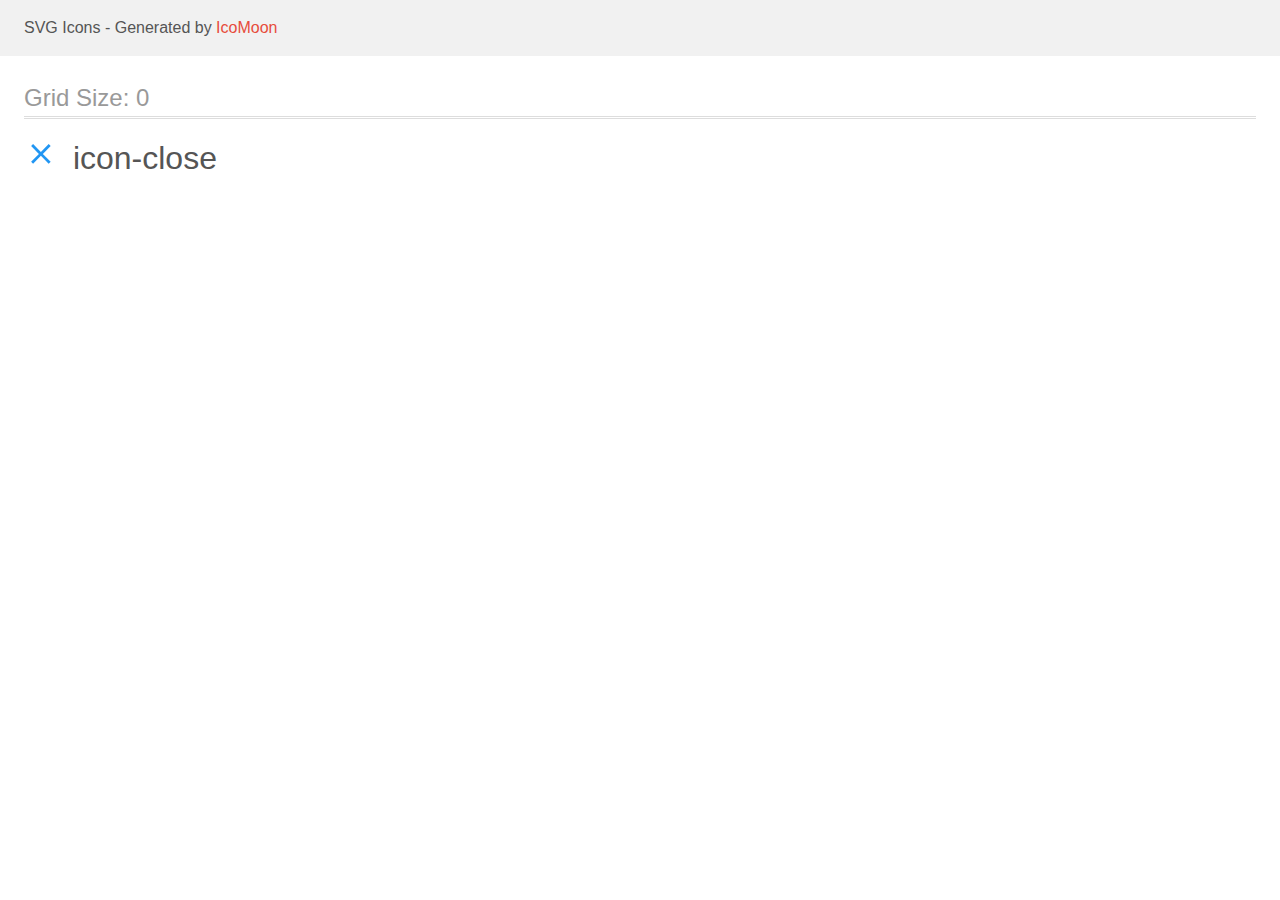
<file: images/main/modal/icomoon 2/demo.html>
<!doctype html>
<html>
<head>
    <title>IcoMoon - SVG Icons</title>
    <meta charset="utf-8">
    <meta name="viewport" content="width=device-width, initial-scale=1">
    <link rel="stylesheet" href="demo-files/demo.css">
    <link rel="stylesheet" href="style.css">
</head>
<body>
<svg aria-hidden="true" style="position: absolute; width: 0; height: 0; overflow: hidden;" version="1.1" xmlns="http://www.w3.org/2000/svg" xmlns:xlink="http://www.w3.org/1999/xlink">
<defs>
<symbol id="icon-close" viewBox="0 0 32 32">
<path fill="#2196f3" style="fill: var(--color1, #2196f3)" d="M26.667 9.081l-1.97-1.97-7.808 7.808-7.808-7.808-1.97 1.97 7.808 7.808-7.808 7.808 1.97 1.97 7.808-7.808 7.808 7.808 1.97-1.97-7.808-7.808 7.808-7.808z"></path>
</symbol>
</defs>
</svg>

<header class="bgc1 clearfix">
<div class="mhl">
    <p>SVG Icons - Generated by <a href="https://icomoon.io/app">IcoMoon</a></p>
</div>
</header>
    <div class="clearfix mhl ptl">
        <h1 class="mvm mtn fgc1">Grid Size: 0</h1>
        <div class="glyph fs1">
            <div class="clearfix pbs">
                <svg class="icon icon-close"><use xlink:href="#icon-close"></use></svg><span class="name"> icon-close</span>
            </div>
        </div>
  </div>
<script defer src="svgxuse.js"></script>
</body>
</html>
</file>
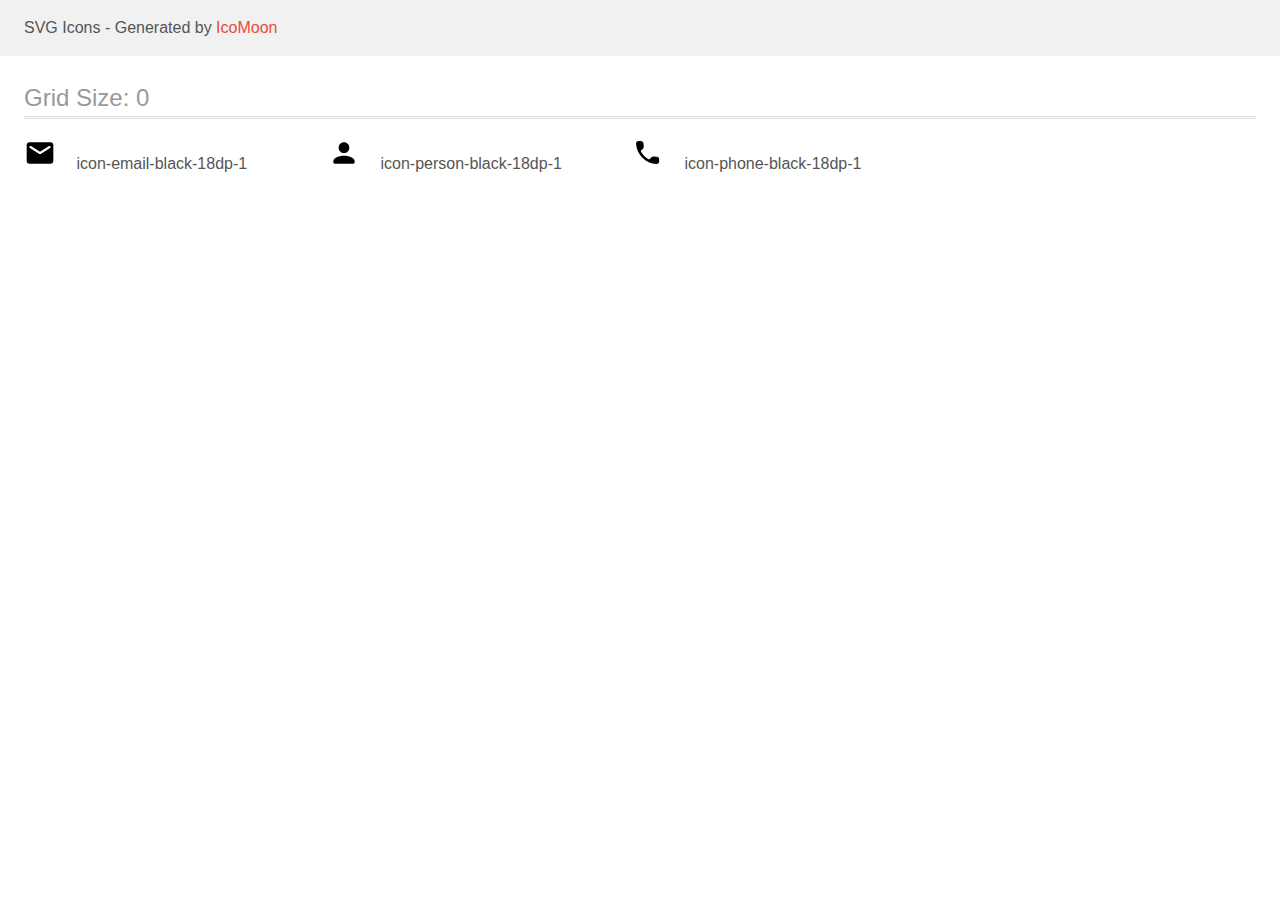
<file: images/main/modal/icomoon/demo.html>
<!doctype html>
<html>
<head>
    <title>IcoMoon - SVG Icons</title>
    <meta charset="utf-8">
    <meta name="viewport" content="width=device-width, initial-scale=1">
    <link rel="stylesheet" href="demo-files/demo.css">
    <link rel="stylesheet" href="style.css">
</head>
<body>
<svg aria-hidden="true" style="position: absolute; width: 0; height: 0; overflow: hidden;" version="1.1" xmlns="http://www.w3.org/2000/svg" xmlns:xlink="http://www.w3.org/1999/xlink">
<defs>
<symbol id="icon-email-black-18dp-1" viewBox="0 0 32 32">
<path d="M26.667 5.333h-21.333c-1.467 0-2.653 1.2-2.653 2.667l-0.013 16c0 1.467 1.2 2.667 2.667 2.667h21.333c1.467 0 2.667-1.2 2.667-2.667v-16c0-1.467-1.2-2.667-2.667-2.667zM26.133 11l-9.427 5.893c-0.427 0.267-0.987 0.267-1.413 0l-9.427-5.893c-0.333-0.213-0.533-0.573-0.533-0.96 0-0.893 0.973-1.427 1.733-0.96l8.933 5.587 8.933-5.587c0.76-0.467 1.733 0.067 1.733 0.96 0 0.387-0.2 0.747-0.533 0.96z"></path>
</symbol>
<symbol id="icon-person-black-18dp-1" viewBox="0 0 32 32">
<path d="M16 16c2.947 0 5.333-2.387 5.333-5.333s-2.387-5.333-5.333-5.333c-2.947 0-5.333 2.387-5.333 5.333s2.387 5.333 5.333 5.333zM16 18.667c-3.56 0-10.667 1.787-10.667 5.333v1.333c0 0.733 0.6 1.333 1.333 1.333h18.667c0.733 0 1.333-0.6 1.333-1.333v-1.333c0-3.547-7.107-5.333-10.667-5.333z"></path>
</symbol>
<symbol id="icon-phone-black-18dp-1" viewBox="0 0 32 32">
<path d="M24.881 19.773l-3.268-0.373c-0.785-0.090-1.557 0.18-2.11 0.733l-2.367 2.367c-3.641-1.853-6.626-4.825-8.478-8.478l2.38-2.38c0.553-0.553 0.823-1.325 0.733-2.11l-0.373-3.242c-0.154-1.299-1.248-2.277-2.56-2.277h-2.226c-1.454 0-2.663 1.209-2.573 2.663 0.682 10.987 9.469 19.761 20.443 20.443 1.454 0.090 2.663-1.119 2.663-2.573v-2.226c0.013-1.3-0.965-2.393-2.264-2.547z"></path>
</symbol>
</defs>
</svg>

<header class="bgc1 clearfix">
<div class="mhl">
    <p>SVG Icons - Generated by <a href="https://icomoon.io/app">IcoMoon</a></p>
</div>
</header>
    <div class="clearfix mhl ptl">
        <h1 class="mvm mtn fgc1">Grid Size: 0</h1>
        <div class="glyph fs1">
            <div class="clearfix pbs">
                <svg class="icon icon-email-black-18dp-1"><use xlink:href="#icon-email-black-18dp-1"></use></svg><span class="name"> icon-email-black-18dp-1</span>
            </div>
        </div>
        <div class="glyph fs1">
            <div class="clearfix pbs">
                <svg class="icon icon-person-black-18dp-1"><use xlink:href="#icon-person-black-18dp-1"></use></svg><span class="name"> icon-person-black-18dp-1</span>
            </div>
        </div>
        <div class="glyph fs1">
            <div class="clearfix pbs">
                <svg class="icon icon-phone-black-18dp-1"><use xlink:href="#icon-phone-black-18dp-1"></use></svg><span class="name"> icon-phone-black-18dp-1</span>
            </div>
        </div>
  </div>
<script defer src="svgxuse.js"></script>
</body>
</html>
</file>
<file: css/main.css>
:root {
  --primary-color: #2196f3;
  --title-text-color: #212121;
  --secondary-text-color: #757575;
  --primary-background-color: #ffffff;
  --secondary-background-color: #f5f4fa;
}

h1,
h2,
h3,
h4,
h5,
h6,
a,
p {
  margin: 0;
  padding: 0;
}

body {
  font-family: Roboto;
}

:active,
:hover,
:focus {
  outline: 0;
  outline-offset: 0;
}

/* modal */

.backdrop {
  position: fixed;
  top: 0;
  left: 0;
  width: 100%;
  height: 100%;
  z-index: 9999;
  background-color: rgba(0, 0, 0, 0.2);
  transition: opacity 250ms cubic-bezier(0.6, -0.28, 0.735, 0.045);
}

.backdrop.is-hidden {
  opacity: 0;
  pointer-events: none;
}

.backdrop.is-hidden .modal {
  transform: translate(-50%, -50%) scale(1);
  transition: 250ms cubic-bezier(0.6, -0.28, 0.735, 0.045);
}

.modal {
  position: absolute;
  width: 528px;
  height: 581px;
  top: 50%;
  left: 50%;
  transform: translate(-50%, -50%) scale(0.8);
  transition: 250ms cubic-bezier(0.6, -0.28, 0.735, 0.045);

  background-color: #fff;

  box-shadow: 0px 2px 1px rgba(0, 0, 0, 0.2), 0px 1px 1px rgba(0, 0, 0, 0.14),
    0px 1px 3px rgba(0, 0, 0, 0.12);
  border-radius: 4px;
  padding: 25px 41px;
  text-align: center;
}

.modal-button {
  margin-top: 10px;
}

.modal .close {
  position: relative;
  width: 30px;
  height: 30px;
  left: 240px;
  top: -55px;
  border-radius: 50%;
  border: none;

  background-color: #ffffff;
  box-shadow: 0px 2px 1px rgba(0, 0, 0, 0.2), 0px 1px 1px rgba(0, 0, 0, 0.14),
    0px 1px 3px rgba(0, 0, 0, 0.12);

  cursor: pointer;
}

.icon-close {
  position: absolute;
  top: 50%;
  left: 50%;
  transform: translate(-50%, -50%);
  width: 18px;
  height: 18px;
}

.close {
  transition: 250ms cubic-bezier(0.25, 0.46, 0.45, 0.94);
}

.close:hover {
  fill: var(--primary-color);
  border: 1px solid var(--primary-color);
  transform: scale(1.2);
}

.modal .title {
  font-family: Roboto;
  font-weight: 700;
  font-size: 20px;
  line-height: 23px;
  text-align: center;
  letter-spacing: 0.03em;

  margin-top: 15px;
}

.modal .form-field {
  display: flex;
  flex-direction: column;
  position: relative;
}

.modal .form-input {
  width: 448px;
  height: 40px;
  margin-bottom: 28px;
  margin-left: auto;
  margin-right: auto;
  border: 1px solid rgba(33, 33, 33, 0.2);
  border-radius: 4px;
  padding-left: 42px;
}

.modal .form-label {
  position: absolute;
  top: 50%;
  left: 42px;
  transform: translateY(-22px);

  font-family: Roboto;
  font-weight: 400;
  font-size: 14px;
  line-height: 1.2;
  letter-spacing: 0.01em;

  color: var(--secondary-text-color);
  transition: 250ms cubic-bezier(0.86, 0, 0.07, 1);
}

.form-policy a {
  color: var(--primary-color);
}

/* form hover */

.form-input:focus,
.form-input:hover {
  border: 1px solid var(--primary-color);
}

.form-input:focus + .form-label,
.form-input:not(:placeholder-shown) + .form-label {
  color: var(--primary-color);
  top: 0px;
  left: 15px;
}

.form-comment:focus + .label-comment,
.form-comment:not(:placeholder-shown) + .label-comment {
  top: 0px;
  left: 15px;
  color: var(--primary-color);
}

.modal .form-comment {
  width: 448px;
  height: 120px;

  border: 1px solid rgba(33, 33, 33, 0.2);
  border-radius: 4px;
  margin-left: auto;
  margin-right: auto;
  display: flex;
  padding: 12px 16px;
  resize: none;
}

.form-comment:focus,
.form-comment:hover {
  border: 1px solid var(--primary-color);
}

.label-comment {
  position: absolute;
  top: 35px;
  left: 16px;
  transform: translateY(-22px);

  font-family: Roboto;
  font-weight: 400;
  font-size: 14px;
  line-height: 1.2;
  letter-spacing: 0.01em;

  color: var(--secondary-text-color);

  transition: 250ms cubic-bezier(0.86, 0, 0.07, 1);
}

.form-icon {
  position: absolute;
  top: 11px;
  left: 20px;
  width: 18px;
  height: 18px;
  transition: 250ms cubic-bezier(0.25, 0.46, 0.45, 0.94);
}

.form-input:focus ~ .form-icon {
  fill: var(--primary-color);
}

/* .form-comment:focus + .label-comment,
.form-comment:not(:placeholder-shown) + .label-comment .modal */

.policy-label {
  font-family: Roboto;
  font-weight: 400;
  font-size: 14px;
  line-height: 1.7;
  letter-spacing: 0.03em;
  color: var(--secondary-text-color);
  text-align: center;
  margin-top: 20px;
  margin-left: 8.48px;
  cursor: pointer;
}

.modal .form-policy {
  display: flex;
  align-items: baseline;
  justify-content: center;
}

.modal .send-button {
  width: 200px;
  height: 50px;

  background: var(--primary-color);
  color: var(--secondary-background-color);
  box-shadow: 0px 4px 4px rgba(0, 0, 0, 0.15);
  border-radius: 4px;
  border: none;

  font-family: Roboto;
  font-weight: 700;
  font-size: 16px;
  line-height: 1.8;
  letter-spacing: 0.06em;

  margin-top: 30px;

  cursor: pointer;
}

.policy-label {
  display: flex;
  align-items: center;
}

.checkbox {
  /* -webkit-appearance: none;
  position: absolute; */

  position: absolute;
  width: 1px;
  height: 1px;
  margin: -1px;
  border: 0;
  padding: 0;
  clip: rect(0 0 0 0);
  overflow: hidden;
}

.form-policy .icon {
  display: inline-block;
  width: 15px;
  height: 15px;

  border: 2px solid var(--title-text-color);
  border-radius: 2px;
  margin-right: 7px;
}

.checkbox:checked + .icon {
  background-color: var(--primary-color);
  background-image: url(../images/main/modal/check.svg);
  background-size: contain;
  background-origin: border-box;
  border-color: var(--primary-color);
  margin-right: 7px;
}

/* header */

.header {
  background-color: var(--primary-background-color);
}

.header-nav {
  display: flex;
  align-items: center;
}

.header .container {
  margin-left: auto;
  margin-right: auto;
  display: flex;
  width: 1200px;
  padding-left: 15px;
  padding-right: 15px;
}

.header .list,
.contact-list {
  margin: 0;
  padding: 0;
  list-style: none;
}

.contact-list {
  display: flex;
  align-items: center;
  margin-left: auto;
}

.nav-list {
  display: flex;
  margin: 0;
  padding: 0;
  list-style: none;
  margin-left: 80px;
}

.nav-list > .list:not(:last-child) {
  margin-right: 50px;
}

.logo {
  color: var(--primary-color);
  font-family: Raleway;
  font-weight: 700;
  font-size: 26px;
  line-height: 1.2;
  text-decoration: none;
  padding: 0;
}

.logo-accent {
  color: var(--title-text-color);
}

.header .list {
  position: relative;
}

.header__link {
  color: var(--title-text-color);
  text-decoration: none;
  padding-top: 32px;
  padding-bottom: 32px;
  display: block;
}

.header__link--current {
  color: var(--primary-color);
  text-decoration: none;
  padding-top: 32px;
  padding-bottom: 32px;
  display: block;

  font-weight: 500;
  font-size: 14px;
  line-height: 1.2;
  letter-spacing: 0.02em;
}

.header__link--current::before {
  display: inline-block;
  position: absolute;
  bottom: 0;
  left: 0;
  content: "";
  width: 100%;
  height: 4px;
  border-radius: 10px;
  background-color: var(--primary-color);
}

.header__link:hover,
.header__link:focus {
  color: var(--primary-color);
}

.header__link {
  font-family: Roboto;
  font-weight: 500;
  font-size: 14px;
  line-height: 1.2;
  letter-spacing: 0.02em;
  color: var(--title-text-color);
}

.header__link-contact {
  text-decoration: none;
  font-family: Roboto;
  font-weight: 400;
  font-size: 14px;
  line-height: 1.2;
  letter-spacing: 0.02em;
  color: var(--secondary-text-color);
  padding-top: 32px;
  padding-bottom: 32px;
}

.header__link-contact:hover,
.header__link-contact:focus {
  color: var(--primary-color);
}

.contact-list .list:not(:first-child) {
  margin-left: 30px;
}

.contact-list .list {
  color: var(--secondary-text-color);
  font-family: Roboto;
  font-style: normal;
  font-weight: 500;
  font-size: 14px;
  line-height: 1.2;
  letter-spacing: 0.02em;
}

/* header icons */

.header .icon-mail {
  display: inline-block;
  fill: currentColor;
  width: 16px;
  height: 11.2px;
  margin-right: 10px;
}

.header .icon-smartphone {
  display: inline-block;
  fill: currentColor;
  width: 10px;
  height: 14.94px;
  margin-right: 10px;
}

/* hero */

.hero {
  background-color: var(--secondary-text-color);
  text-align: center;
}

.hero .container {
  width: 1200px;
  padding-left: 15px;
  padding-right: 15px;
  padding-top: 200px;
  padding-bottom: 200px;
  margin-left: auto;
  margin-right: auto;
}

.hero {
  background-image: linear-gradient(
      rgba(47, 48, 58, 0.8),
      rgba(47, 48, 58, 0.8)
    ),
    url("../images/main/hero-img.jpg");
  background-size: cover;
}

.hero .title {
  font-family: Roboto;
  font-weight: 900;
  font-size: 44px;
  line-height: 1.4;
  text-transform: uppercase;
  letter-spacing: 0.06em;
  color: var(--primary-background-color);
  margin-bottom: 46px;
}

.button.primary {
  display: inline-block;
  box-sizing: border-box;
  color: var(--primary-background-color);
  font-family: Roboto;
  font-weight: 700;
  font-size: 16px;
  line-height: 1.9;
  text-decoration: none;
  letter-spacing: 0.06em;
  background: var(--primary-color);
  border-radius: 4px;
  padding-top: 10px;
  padding-bottom: 10px;
  padding-right: 32px;
  padding-left: 32px;
  min-width: 200px;
  transition: 0.3s;
  cursor: pointer;
  border: none;
}

.button.primary:hover {
  background: #60b8ff;
  transition: 0.3s;
}

/* benefits */

.benefits > h2 {
  color: transparent;
}

.benefits .container {
  margin-left: auto;
  margin-right: auto;
  justify-content: space-between;
  width: 1200px;
  padding-bottom: 94px;
  padding-top: 94px;
  padding-left: 15px;
  padding-right: 15px;
}

.benefits .list {
  display: flex;
  margin: 0;
  padding: 0;
}

.benefits li {
  list-style: none;
}

.benefits .image {
  background-color: var(--secondary-background-color);
  padding-top: 25px;
  padding-bottom: 25px;
  padding-right: 100px;
  padding-left: 100px;
  border-radius: 4px;
}

.icon-antenna {
  display: block;
  width: 270px;
  height: 120px;
  padding: 25px 100px;
  margin-bottom: 30px;
  background-color: var(--secondary-background-color);
  border-radius: 4px;
}

.icon-clock {
  display: block;
  width: 270px;
  height: 120px;
  padding: 25px 100px;
  margin-bottom: 30px;
  background-color: var(--secondary-background-color);
  border-radius: 4px;
}

.icon-diagram {
  display: block;
  width: 270px;
  height: 120px;
  padding: 25px 100px;
  margin-bottom: 30px;
  background-color: var(--secondary-background-color);
  border-radius: 4px;
}

.icon-astronaut {
  display: block;
  width: 270px;
  height: 120px;
  padding: 25px 100px;
  margin-bottom: 30px;
  background-color: var(--secondary-background-color);
  border-radius: 4px;
}

.benefits .block:not(:last-child) {
  margin-right: 30px;
}

.benefits .block {
  width: calc((100% - 90px) / 4);
}

.benefits .title {
  color: var(--title-text-color);
  font-family: Roboto;
  font-weight: 700;
  font-size: 14px;
  line-height: 1.2;
  text-transform: uppercase;
  text-align: left;
  margin-top: 30px;
  margin-bottom: 10px;
}

.benefits .subtitle {
  color: var(--secondary-text-color);
  font-family: Roboto;
  font-weight: 400;
  font-size: 14px;
  line-height: 1.7;
  letter-spacing: 0.03em;
}

/* about us */

.about-us .container {
  margin-left: auto;
  margin-right: auto;
  width: 1200px;
  padding-right: 15px;
  padding-left: 15px;
  padding-top: 94px;
  padding-bottom: 94px;
  border-top: 1px solid #e5e5e5;
}

.about-us .list {
  list-style: none;
  display: flex;
  margin-top: 50px;
  margin-bottom: 0px;
  padding: 0;
}

.about-us .block:not(:last-child) {
  margin-right: 30px;
}

.about-us .block {
  position: relative;
}

.about-us .image {
  display: block;
  max-width: 100%;
  height: auto;
}

.about-us .image-box-desktop::before {
  content: "Десктопные приложения";
  position: absolute;
  bottom: 0;
  left: 0;
  height: 70px;
  width: 100%;
  background-color: rgba(47, 48, 58, 0.8);

  color: #fff;
  font-family: Roboto;
  font-weight: 700;
  font-size: 14px;
  line-height: 1.2;
  text-align: center;
  text-transform: uppercase;
  letter-spacing: 0.03em;

  padding-top: 27px;
  padding-bottom: 27px;
}

.about-us .image-box-mobile::after {
  content: "Мобильные приложения";
  position: absolute;
  bottom: 0;
  left: 0;
  height: 70px;
  width: 100%;
  background-color: rgba(47, 48, 58, 0.8);

  color: #fff;
  font-family: Roboto;
  font-weight: 700;
  font-size: 14px;
  line-height: 1.2;
  text-align: center;
  text-transform: uppercase;
  letter-spacing: 0.03em;

  padding-top: 27px;
  padding-bottom: 27px;
}

.about-us .image-box-design::after {
  content: "Дизайнерские решения";
  position: absolute;
  bottom: 0;
  left: 0;
  height: 70px;
  width: 100%;
  background-color: rgba(47, 48, 58, 0.8);

  color: #fff;
  font-family: Roboto;
  font-weight: 700;
  font-size: 14px;
  line-height: 1.2;
  text-align: center;
  text-transform: uppercase;
  letter-spacing: 0.03em;

  padding-top: 27px;
  padding-bottom: 27px;
}

.about-us .heading {
  font-family: Roboto;
  font-weight: 700;
  font-size: 36px;
  line-height: 1.2;
  text-align: center;
  letter-spacing: 0.03em;
}

.about-us .title {
  color: var(--title-text-color);
  font-family: Roboto;
  font-weight: 700;
  font-size: 14px;
  line-height: 1.2;
  text-align: center;
  text-transform: uppercase;
}

/* team */

.team li {
  list-style: none;
}

.team {
  background: var(--secondary-background-color);
}

.team .container {
  padding-top: 94px;
  padding-bottom: 94px;
  padding-left: 15px;
  padding-right: 15px;
  margin-left: auto;
  margin-right: auto;
  width: 1200px;
}

.team .heading {
  font-family: Roboto;
  font-weight: 700;
  font-size: 36px;
  line-height: 1.2;
  text-align: center;
  letter-spacing: 0.03em;
  color: var(--title-text-color);
}

.team .list {
  display: flex;
  justify-content: space-between;
  padding: 0;
  margin-top: 50px;
  margin-bottom: 0px;
}

.team .person-card {
  background-color: #fff;
  width: 270px;
  height: 422px;
  box-shadow: 0px 2px 1px rgba(0, 0, 0, 0.2), 0px 1px 1px rgba(0, 0, 0, 0.14),
    0px 1px 3px rgba(0, 0, 0, 0.12);
}

.team .image {
  display: block;
  min-width: 270px;
}

.team .content {
  padding-top: 30px;
  padding-left: 44px;
  padding-right: 44px;
}

.team .name {
  font-family: Roboto;
  font-weight: 500;
  font-size: 16px;
  line-height: 1.2;
  letter-spacing: 0.03em;
  color: var(--title-text-color);
  text-align: center;

  padding-bottom: 10px;
}

.team .descript {
  font-family: Roboto;
  font-weight: 400;
  font-size: 16px;
  line-height: 1.2;
  letter-spacing: 0.03em;
  color: var(--secondary-text-color);
  text-align: center;
  margin-bottom: 16px;
}

.team .social-list {
  display: flex;
  justify-content: space-between;
  padding: 0;
}

.team .social-link {
  width: 44px;
  height: 44px;
  padding: 0;
  display: flex;
  justify-content: center;
  align-items: center;
  color: #afb1b8;
}

.team .social-link:hover {
  background-color: var(--primary-color);
  color: var(--primary-background-color);
  border-radius: 50%;
}

.team .icon {
  width: 20px;
  height: 20px;
  fill: currentColor;
  transition: 250ms cubic-bezier(0.25, 0.46, 0.45, 0.94);
}

.team .icon:hover {
  width: 20px;
  height: 20px;
}

/* clients */

.clients .container {
  padding-top: 94px;
  padding-bottom: 94px;
  padding-left: 15px;
  padding-right: 15px;
  margin-left: auto;
  margin-right: auto;
  width: 1200px;
}

.clients .heading {
  color: var(--title-text-color);
  font-family: Roboto;
  font-weight: 700;
  font-size: 36px;
  line-height: 1.2;
  text-align: center;
  letter-spacing: 0.03em;
  margin-bottom: 50px;
}

.clients .list {
  display: flex;
  justify-content: space-between;
  list-style: none;
  padding: 0;
  margin: 0;
}

.clients .logotype-link {
  display: flex;
  justify-content: center;
  align-items: center;

  width: 170px;
  height: 90px;

  fill: #afb1b8;
  border: 1px solid #afb1b8;
  border-radius: 4px;

  transition: 250ms cubic-bezier(0.25, 0.46, 0.45, 0.94);
}

.clients .logotype-link:hover {
  border: 1px solid var(--primary-color);
  fill: var(--primary-color);
}

/* footer */

.footer {
  background: #2f303a;
}

.footer .container {
  margin-right: auto;
  margin-left: auto;
  width: 1200px;
  padding-left: 15px;
  padding-right: 15px;
}

.footer .content {
  display: flex;
  align-items: baseline;
  justify-content: space-between;
  padding-top: 56px;
  padding-bottom: 28px;
}

.footer .contact {
  margin-top: 10px;
  margin-bottom: 10px;
}

.footer .contact {
  font-family: Roboto;
  font-style: normal;
  font-weight: normal;
  font-size: 14px;
  line-height: 24px;
  letter-spacing: 0.03em;
  color: rgba(255, 255, 255, 0.6);
}

.footer .social-list {
  display: flex;
  padding: 0;
}

.footer .social-icon {
  display: flex;
  justify-content: center;
  align-items: center;
  width: 44px;
  height: 44px;
  background-color: rgba(255, 255, 255, 0.1);
  border-radius: 50%;
  fill: #fff;
}

.footer .social-icon:hover {
  background-color: var(--primary-color);
}

.footer .icon {
  width: 20px;
  height: 20px;
}

.footer .list {
  display: inline-block;
  list-style: none;
  margin: 0;
  padding: 0;
}

.footer .link {
  color: #ffffff;
  text-decoration: none;
}

.footer .link:hover,
.footer .link:focus {
  color: var(--primary-color);
}

.footer .title {
  color: #fff;
  font-family: Roboto;
  font-weight: 700;
  font-size: 14px;
  line-height: 1.2;
  letter-spacing: 0.03em;
  text-transform: uppercase;
  margin-bottom: 21px;
}

.footer .form {
  display: flex;
  flex-direction: row;
  align-items: center;
  color: #fff;
}

.footer .form-title {
  color: var(--primary-background-color);
  font-family: Roboto;
  font-weight: 700;
  font-size: 14px;
  line-height: 1.2;
  letter-spacing: 0.03em;
  text-transform: uppercase;
}

.footer .action {
  font-family: Roboto;
  font-weight: 700;
  font-size: 14px;
  line-height: 1.2;
  letter-spacing: 0.03em;
  text-transform: uppercase;
  color: var(--secondary-background-color);
}

.footer .form-field {
  display: flex;
  flex-direction: row;
  align-items: baseline;
}

.footer .form-input {
  width: 358px;
  height: 50px;
  margin-right: 12px;
  padding-left: 12px;
  background-color: #2f303a;
  border: 1px solid rgba(255, 255, 255, 0.3);
  box-sizing: border-box;
  box-shadow: 0px 4px 4px rgba(0, 0, 0, 0.15);
  border-radius: 4px;
}

.footer .social-list {
  list-style: none;
}

.footer .social-icon {
  margin-right: 12px;
}

.footer .button {
  background-color: var(--primary-color);
  color: var(--primary-background-color);
  text-decoration: none;
  font-family: Roboto;
  font-weight: 900;
  font-size: 16px;
  line-height: 1.8;
  letter-spacing: 0.06em;

  display: flex;
  justify-content: center;
  align-items: center;

  min-width: 200px;
  padding-top: 10px;
  padding-bottom: 10px;
  padding-right: 29px;
  padding-left: 29px;
  margin-top: 21px;
  border-radius: 4px;
  border: none;
  cursor: pointer;
}

.footer .icon-send {
  width: 24px;
  height: 24px;
  margin-left: 10px;
  fill: #fff;
}

.logo-accent-footer {
  color: #fff;
}

.footer .form {
  display: block;
}
</file>
<file: css/portfolio.css>
:root {
  --primary-color: #2196f3;
  --title-text-color: #212121;
  --secondary-text-color: #757575;
  --primary-background-color: #ffffff;
  --secondary-background-color: #f5f4fa;
}

h1,
h2,
h3,
h4,
h5,
h6,
a,
p {
  margin: 0;
  padding: 0;
}

body {
  font-family: Roboto;
}

/* header */

.header {
  background-color: var(--primary-background-color);
  border-bottom: 1px solid #ececec;
}

.header-nav {
  display: flex;
  align-items: center;
}

.header .container {
  margin-left: auto;
  margin-right: auto;
  display: flex;
  width: 1200px;
  padding-left: 15px;
  padding-right: 15px;
}

.header .list,
.contact-list {
  margin: 0;
  padding: 0;
  list-style: none;
}

.contact-list {
  display: flex;
  align-items: center;
  margin-left: auto;
}

.nav-list {
  display: flex;
  margin: 0;
  padding: 0;
  list-style: none;
  margin-left: 80px;
}

.nav-list > .list:not(:last-child) {
  margin-right: 50px;
}

.logo {
  color: var(--primary-color);
  font-family: Raleway;
  font-weight: 700;
  font-size: 26px;
  line-height: 1.2;
  text-decoration: none;
  padding: 0;
}

.logo-accent {
  color: var(--title-text-color);
}

.header .list {
  position: relative;
}

.header__link {
  color: var(--title-text-color);
  text-decoration: none;
  padding-top: 32px;
  padding-bottom: 32px;
  display: block;
}

.header__link--current {
  color: var(--primary-color);
  text-decoration: none;
  padding-top: 32px;
  padding-bottom: 32px;
  display: block;

  font-weight: 500;
  font-size: 14px;
  line-height: 1.2;
  letter-spacing: 0.02em;
}

.header__link--current::before {
  display: inline-block;
  position: absolute;
  bottom: 0;
  left: 0;
  content: "";
  width: 100%;
  height: 4px;
  border-radius: 10px;
  background-color: var(--primary-color);
}

.header__link:hover,
.header__link:focus {
  color: var(--primary-color);
}

.header__link {
  font-family: Roboto;
  font-weight: 500;
  font-size: 14px;
  line-height: 1.2;
  letter-spacing: 0.02em;
  color: var(--title-text-color);
}

.header__link-contact {
  text-decoration: none;
  font-family: Roboto;
  font-weight: 400;
  font-size: 14px;
  line-height: 1.2;
  letter-spacing: 0.02em;
  color: var(--secondary-text-color);
  padding-top: 32px;
  padding-bottom: 32px;
}

.header__link-contact:hover,
.header__link-contact:focus {
  color: var(--primary-color);
}

.contact-list .list:not(:first-child) {
  margin-left: 30px;
}

.contact-list .list {
  color: var(--secondary-text-color);
  font-family: Roboto;
  font-style: normal;
  font-weight: 500;
  font-size: 14px;
  line-height: 1.2;
  letter-spacing: 0.02em;
}

/* header icons */

.header .icon-mail {
  display: inline-block;
  fill: currentColor;
  width: 16px;
  height: 11.2px;
  margin-right: 10px;
}

.header .icon-smartphone {
  display: inline-block;
  fill: currentColor;
  width: 10px;
  height: 14.94px;
  margin-right: 10px;
}

.heading {
  color: transparent;
}

/* portfolio */

.portfolio .container {
  margin-left: auto;
  margin-right: auto;
  padding-top: 94px;
  padding-bottom: 94px;
  padding-left: 15px;
  padding-right: 15px;
  width: 1200px;
}

.portfolio .list {
  list-style: none;
  display: flex;
  padding: 0;
  margin: 0;
  flex-wrap: wrap;
  justify-content: space-between;
}

.portfolio.nav {
  list-style: none;
  display: flex;
  justify-content: center;
  padding: 0px;
  margin-bottom: 50px;
  margin-top: 0px;
}

.portfolio .nav-button {
  background: var(--secondary-background-color);
  color: var(--title-text-color);
  font-family: Roboto;
  font-weight: 500;
  font-size: 16px;
  line-height: 1.6;
  text-align: center;
  letter-spacing: 0.03em;
  width: 128px;
  height: 38px;
  left: 576px;
  top: 174px;
  margin: 3px;
  border: none;
  border-radius: 4px;
  transition: 0.2s;
}

.portfolio .nav-button:hover,
.portfolio .nav-button:focus {
  background-color: var(--primary-color);
  color: #fff;
  cursor: pointer;
  transition: 0.2s;
}

.portfolio .link {
  text-decoration: none;
}

.portfolio .block {
  margin-right: 30px;
}

.portfolio .block:last-child {
  margin-right: 0px;
}

.portfolio .image {
  display: block;
  width: 370px;
  height: auto;
}

.portfolio .title {
  color: var(--title-text-color);
  font-family: Roboto;
  font-weight: 700;
  font-size: 18px;
  line-height: 1.2;
  letter-spacing: 0.06em;
  margin-top: 20px;
  margin-bottom: 4px;
}

.portfolio .subtitle {
  color: var(--secondary-text-color);
  font-family: Roboto;
  font-weight: 400;
  font-size: 16px;
  line-height: 1.9;
  letter-spacing: 0.03em;
}

.portfolio .box {
  display: flex;
  margin-bottom: 30px;
  border: 1px solid #eeeeee;
  box-sizing: border-box;
  border-radius: 5px;
  position: relative;
}

.portfolio .box:nth-last-child(-n + 3) {
  margin-bottom: 0px;
}

.portfolio .box:hover,
.portfolio .box:focus {
  background: #ffffff;
  border: 1px solid #eeeeee;
  box-sizing: border-box;
  box-shadow: 1px 4px 6px rgba(0, 0, 0, 0.16), 0px 4px 4px rgba(0, 0, 0, 0.06),
    0px 1px 1px rgba(0, 0, 0, 0.12);
  border-radius: 5px;
}

.portfolio .box-content {
  padding-left: 24px;
  padding-bottom: 20px;
}

.portfolio .product_thumb {
  position: relative;
  overflow: hidden;
}

.portfolio .product_thumb::before {
  position: absolute;
  content: "";
  top: 100%;
  bottom: 0;
  width: 100%;
  height: 110%;
  border-radius: 5px;

  background-color: var(--primary-color);
  opacity: 0;
  transition: 250ms cubic-bezier(0.4, 0, 0.2, 1);
}

.portfolio .product:hover .product_thumb::before {
  opacity: 0.9;
  top: 0%;
}

.portfolio .text {
  position: absolute;
  content: "";
  top: 100%;
  left: 50%;
  transform: translate(-50%, 0%);

  width: 100%;
  overflow: hidden;

  width: 322px;
  opacity: 0;

  color: var(--primary-background-color);
  font-family: Roboto;
  font-weight: 400;
  font-size: 18px;
  line-height: 1.5;
  letter-spacing: 0.03em;

  transition: 250ms;
}

.portfolio .product:hover .text {
  opacity: 1;
  top: 50%;
  left: 50%;
  transform: translate(-50%, -50%);
}

/* footer */

.footer {
  background: #2f303a;
}

.footer .container {
  margin-right: auto;
  margin-left: auto;
  width: 1200px;
  padding-left: 15px;
  padding-right: 15px;
}

.footer .content {
  display: flex;
  align-items: baseline;
  justify-content: space-between;
  padding-top: 56px;
  padding-bottom: 28px;
}

.footer .contact {
  margin-top: 10px;
  margin-bottom: 10px;
}

.footer .contact {
  font-family: Roboto;
  font-style: normal;
  font-weight: normal;
  font-size: 14px;
  line-height: 24px;
  letter-spacing: 0.03em;
  color: rgba(255, 255, 255, 0.6);
}

.footer .social-list {
  display: flex;
  padding: 0;
}

.footer .social-icon {
  display: flex;
  justify-content: center;
  align-items: center;
  width: 44px;
  height: 44px;
  background-color: rgba(255, 255, 255, 0.1);
  border-radius: 50%;
  fill: #fff;
}

.footer .social-icon:hover {
  background-color: var(--primary-color);
}

.footer .icon {
  width: 20px;
  height: 20px;
}

.footer .list {
  display: inline-block;
  list-style: none;
  margin: 0;
  padding: 0;
}

.footer .link {
  color: #ffffff;
  text-decoration: none;
}

.footer .link:hover,
.footer .link:focus {
  color: var(--primary-color);
}

.footer .title {
  color: #fff;
  font-family: Roboto;
  font-weight: 700;
  font-size: 14px;
  line-height: 1.2;
  letter-spacing: 0.03em;
  text-transform: uppercase;
  margin-bottom: 21px;
}

.footer .form {
  display: flex;
  flex-direction: row;
  align-items: center;
  color: #fff;
}

.footer .form-title {
  color: var(--primary-background-color);
  font-family: Roboto;
  font-weight: 700;
  font-size: 14px;
  line-height: 1.2;
  letter-spacing: 0.03em;
  text-transform: uppercase;
}

.footer .action {
  font-family: Roboto;
  font-weight: 700;
  font-size: 14px;
  line-height: 1.2;
  letter-spacing: 0.03em;
  text-transform: uppercase;
  color: var(--secondary-background-color);
}

.footer .form-field {
  display: flex;
  flex-direction: row;
  align-items: baseline;
}

.footer .form-input {
  width: 358px;
  height: 50px;
  margin-right: 12px;
  padding-left: 12px;
  background-color: #2f303a;
  border: 1px solid rgba(255, 255, 255, 0.3);
  box-sizing: border-box;
  box-shadow: 0px 4px 4px rgba(0, 0, 0, 0.15);
  border-radius: 4px;
}

.footer .social-list {
  list-style: none;
}

.footer .social-icon {
  margin-right: 12px;
}

.footer .button {
  background-color: var(--primary-color);
  color: var(--primary-background-color);
  text-decoration: none;
  font-family: Roboto;
  font-weight: 900;
  font-size: 16px;
  line-height: 1.8;
  letter-spacing: 0.06em;

  display: flex;
  justify-content: center;
  align-items: center;

  min-width: 200px;
  padding-top: 10px;
  padding-bottom: 10px;
  padding-right: 29px;
  padding-left: 29px;
  margin-top: 21px;
  border-radius: 4px;
  border: none;
  cursor: pointer;
}

.footer .icon-send {
  width: 24px;
  height: 24px;
  margin-left: 10px;
  fill: #fff;
}

.logo-accent-footer {
  color: #fff;
}

.footer .form {
  display: block;
}
</file>
<file: images/main/icomoon/demo-files/demo.css>
body {
  padding: 0;
  margin: 0;
  font-family: sans-serif;
  font-size: 1em;
  line-height: 1.5;
  color: #555;
  background: #fff;
}
h1 {
  font-size: 1.5em;
  font-weight: normal;
  box-shadow: 0 1px #ddd, 0 2px #fff, 0 3px #ddd;
}
small {
  font-size: .66666667em;
}
a {
  color: #e74c3c;
  text-decoration: none;
}
a:hover, a:focus {
  box-shadow: 0 1px #e74c3c;
}
.bshadow0, input {
  box-shadow: inset 0 -2px #e7e7e7;
}
input:hover {
  box-shadow: inset 0 -2px #ccc;
}
input, fieldset {
  font-size: 1em;
  margin: 0;
  padding: 0;
  border: 0;
}
input {
  color: inherit;
  line-height: 1.5;
  height: 1.5em;
  padding: .25em 0;
}
input:focus {
  outline: none;
  box-shadow: inset 0 -2px #449fdb;
}
.glyph {
  font-size: 16px;
  margin-right: 1.5em;
  float: left;
  width: 17em;
}
svg {
  color: #000;
}
.liga {
  width: 80%;
  width: calc(100% - 2.5em);
}
.talign-right {
  text-align: right;
}
.talign-center {
  text-align: center;
}
.bgc1 {
  background: #f1f1f1;
}
.fgc0 {
  color: #000;
}
.fgc1 {
  color: #999;
}
p {
  margin-top: 1em;
  margin-bottom: 1em;
}
.mvm {
  margin-top: .75em;
  margin-bottom: .75em;
}
.mtn {
  margin-top: 0;
}
.mtl, .mal {
  margin-top: 1.5em;
}
.mbl, .mal {
  margin-bottom: 1.5em;
}
.mal, .mhl {
  margin-left: 1.5em;
  margin-right: 1.5em;
}
.mhmm {
  margin-left: 1em;
  margin-right: 1em;
}
.ptl {
  padding-top: 1.5em;
}
.pbs, .pvs {
  padding-bottom: .25em;
}
.pvs, .pts {
  padding-top: .25em;
}
.unit {
  float: left;
}
.unitRight {
  float: right;
}
.size1of2 {
  width: 50%;
}
.size1of1 {
  width: 100%;
}
.clearfix:before, .clearfix:after {
  content: " ";
  display: table;
}
.clearfix:after {
  clear: both;
}
.hidden-true {
  display: none;
}
.textbox0 {
  width: 3em;
  background: #f1f1f1;
  padding: .25em .5em;
  line-height: 1.5;
  height: 1.5em;
}
.fs0 {
  font-size: 16px;
}
.fs1 {
  font-size: 32px;
}
.name {
  margin-left: .25em;
}
</file>
<file: images/main/icomoon/style.css>
.icon {
  display: inline-block;
  width: 1em;
  height: 1em;
  stroke-width: 0;
  stroke: currentColor;
  fill: currentColor;
}

/* ==========================================
Single-colored icons can be modified like so:
.icon-name {
  font-size: 32px;
  color: red;
}
========================================== */

.icon-logo-1 {
  width: 0.900390625em;
}

.icon-logo-2 {
  width: 0.76953125em;
}

.icon-logo-3 {
  width: 0.953125em;
}

.icon-logo-4 {
  width: 1.8603515625em;
}

.icon-logo-5 {
  width: 1.2548828125em;
}

.icon-logo-6 {
  width: 1.9345703125em;
}

.icon-mail {
  width: 1.3330078125em;
}

.icon-smartphone {
  width: 0.6669921875em;
}
</file>
<file: images/main/modal/icomoon 2/demo-files/demo.css>
body {
  padding: 0;
  margin: 0;
  font-family: sans-serif;
  font-size: 1em;
  line-height: 1.5;
  color: #555;
  background: #fff;
}
h1 {
  font-size: 1.5em;
  font-weight: normal;
  box-shadow: 0 1px #ddd, 0 2px #fff, 0 3px #ddd;
}
small {
  font-size: .66666667em;
}
a {
  color: #e74c3c;
  text-decoration: none;
}
a:hover, a:focus {
  box-shadow: 0 1px #e74c3c;
}
.bshadow0, input {
  box-shadow: inset 0 -2px #e7e7e7;
}
input:hover {
  box-shadow: inset 0 -2px #ccc;
}
input, fieldset {
  font-size: 1em;
  margin: 0;
  padding: 0;
  border: 0;
}
input {
  color: inherit;
  line-height: 1.5;
  height: 1.5em;
  padding: .25em 0;
}
input:focus {
  outline: none;
  box-shadow: inset 0 -2px #449fdb;
}
.glyph {
  font-size: 16px;
  margin-right: 1.5em;
  float: left;
  width: 17em;
}
svg {
  color: #000;
}
.liga {
  width: 80%;
  width: calc(100% - 2.5em);
}
.talign-right {
  text-align: right;
}
.talign-center {
  text-align: center;
}
.bgc1 {
  background: #f1f1f1;
}
.fgc0 {
  color: #000;
}
.fgc1 {
  color: #999;
}
p {
  margin-top: 1em;
  margin-bottom: 1em;
}
.mvm {
  margin-top: .75em;
  margin-bottom: .75em;
}
.mtn {
  margin-top: 0;
}
.mtl, .mal {
  margin-top: 1.5em;
}
.mbl, .mal {
  margin-bottom: 1.5em;
}
.mal, .mhl {
  margin-left: 1.5em;
  margin-right: 1.5em;
}
.mhmm {
  margin-left: 1em;
  margin-right: 1em;
}
.ptl {
  padding-top: 1.5em;
}
.pbs, .pvs {
  padding-bottom: .25em;
}
.pvs, .pts {
  padding-top: .25em;
}
.unit {
  float: left;
}
.unitRight {
  float: right;
}
.size1of2 {
  width: 50%;
}
.size1of1 {
  width: 100%;
}
.clearfix:before, .clearfix:after {
  content: " ";
  display: table;
}
.clearfix:after {
  clear: both;
}
.hidden-true {
  display: none;
}
.textbox0 {
  width: 3em;
  background: #f1f1f1;
  padding: .25em .5em;
  line-height: 1.5;
  height: 1.5em;
}
.fs0 {
  font-size: 16px;
}
.fs1 {
  font-size: 32px;
}
.name {
  margin-left: .25em;
}
</file>
<file: images/main/modal/icomoon 2/style.css>
.icon {
  display: inline-block;
  width: 1em;
  height: 1em;
  stroke-width: 0;
  stroke: currentColor;
  fill: currentColor;
}

/* ==========================================
Single-colored icons can be modified like so:
.icon-name {
  font-size: 32px;
  color: red;
}
========================================== */
</file>
<file: images/main/modal/icomoon/demo-files/demo.css>
body {
  padding: 0;
  margin: 0;
  font-family: sans-serif;
  font-size: 1em;
  line-height: 1.5;
  color: #555;
  background: #fff;
}
h1 {
  font-size: 1.5em;
  font-weight: normal;
  box-shadow: 0 1px #ddd, 0 2px #fff, 0 3px #ddd;
}
small {
  font-size: .66666667em;
}
a {
  color: #e74c3c;
  text-decoration: none;
}
a:hover, a:focus {
  box-shadow: 0 1px #e74c3c;
}
.bshadow0, input {
  box-shadow: inset 0 -2px #e7e7e7;
}
input:hover {
  box-shadow: inset 0 -2px #ccc;
}
input, fieldset {
  font-size: 1em;
  margin: 0;
  padding: 0;
  border: 0;
}
input {
  color: inherit;
  line-height: 1.5;
  height: 1.5em;
  padding: .25em 0;
}
input:focus {
  outline: none;
  box-shadow: inset 0 -2px #449fdb;
}
.glyph {
  font-size: 16px;
  margin-right: 1.5em;
  float: left;
  width: 8em;
}
svg {
  color: #000;
}
.liga {
  width: 80%;
  width: calc(100% - 2.5em);
}
.talign-right {
  text-align: right;
}
.talign-center {
  text-align: center;
}
.bgc1 {
  background: #f1f1f1;
}
.fgc0 {
  color: #000;
}
.fgc1 {
  color: #999;
}
p {
  margin-top: 1em;
  margin-bottom: 1em;
}
.mvm {
  margin-top: .75em;
  margin-bottom: .75em;
}
.mtn {
  margin-top: 0;
}
.mtl, .mal {
  margin-top: 1.5em;
}
.mbl, .mal {
  margin-bottom: 1.5em;
}
.mal, .mhl {
  margin-left: 1.5em;
  margin-right: 1.5em;
}
.mhmm {
  margin-left: 1em;
  margin-right: 1em;
}
.ptl {
  padding-top: 1.5em;
}
.pbs, .pvs {
  padding-bottom: .25em;
}
.pvs, .pts {
  padding-top: .25em;
}
.unit {
  float: left;
}
.unitRight {
  float: right;
}
.size1of2 {
  width: 50%;
}
.size1of1 {
  width: 100%;
}
.clearfix:before, .clearfix:after {
  content: " ";
  display: table;
}
.clearfix:after {
  clear: both;
}
.hidden-true {
  display: none;
}
.textbox0 {
  width: 3em;
  background: #f1f1f1;
  padding: .25em .5em;
  line-height: 1.5;
  height: 1.5em;
}
.fs0 {
  font-size: 16px;
}
.fs1 {
  font-size: 32px;
}
.name {
  font-size: 0.5em;
  margin-left: 1em;
}
</file>
<file: images/main/modal/icomoon/style.css>
.icon {
  display: inline-block;
  width: 1em;
  height: 1em;
  stroke-width: 0;
  stroke: currentColor;
  fill: currentColor;
}

/* ==========================================
Single-colored icons can be modified like so:
.icon-name {
  font-size: 32px;
  color: red;
}
========================================== */
</file>
